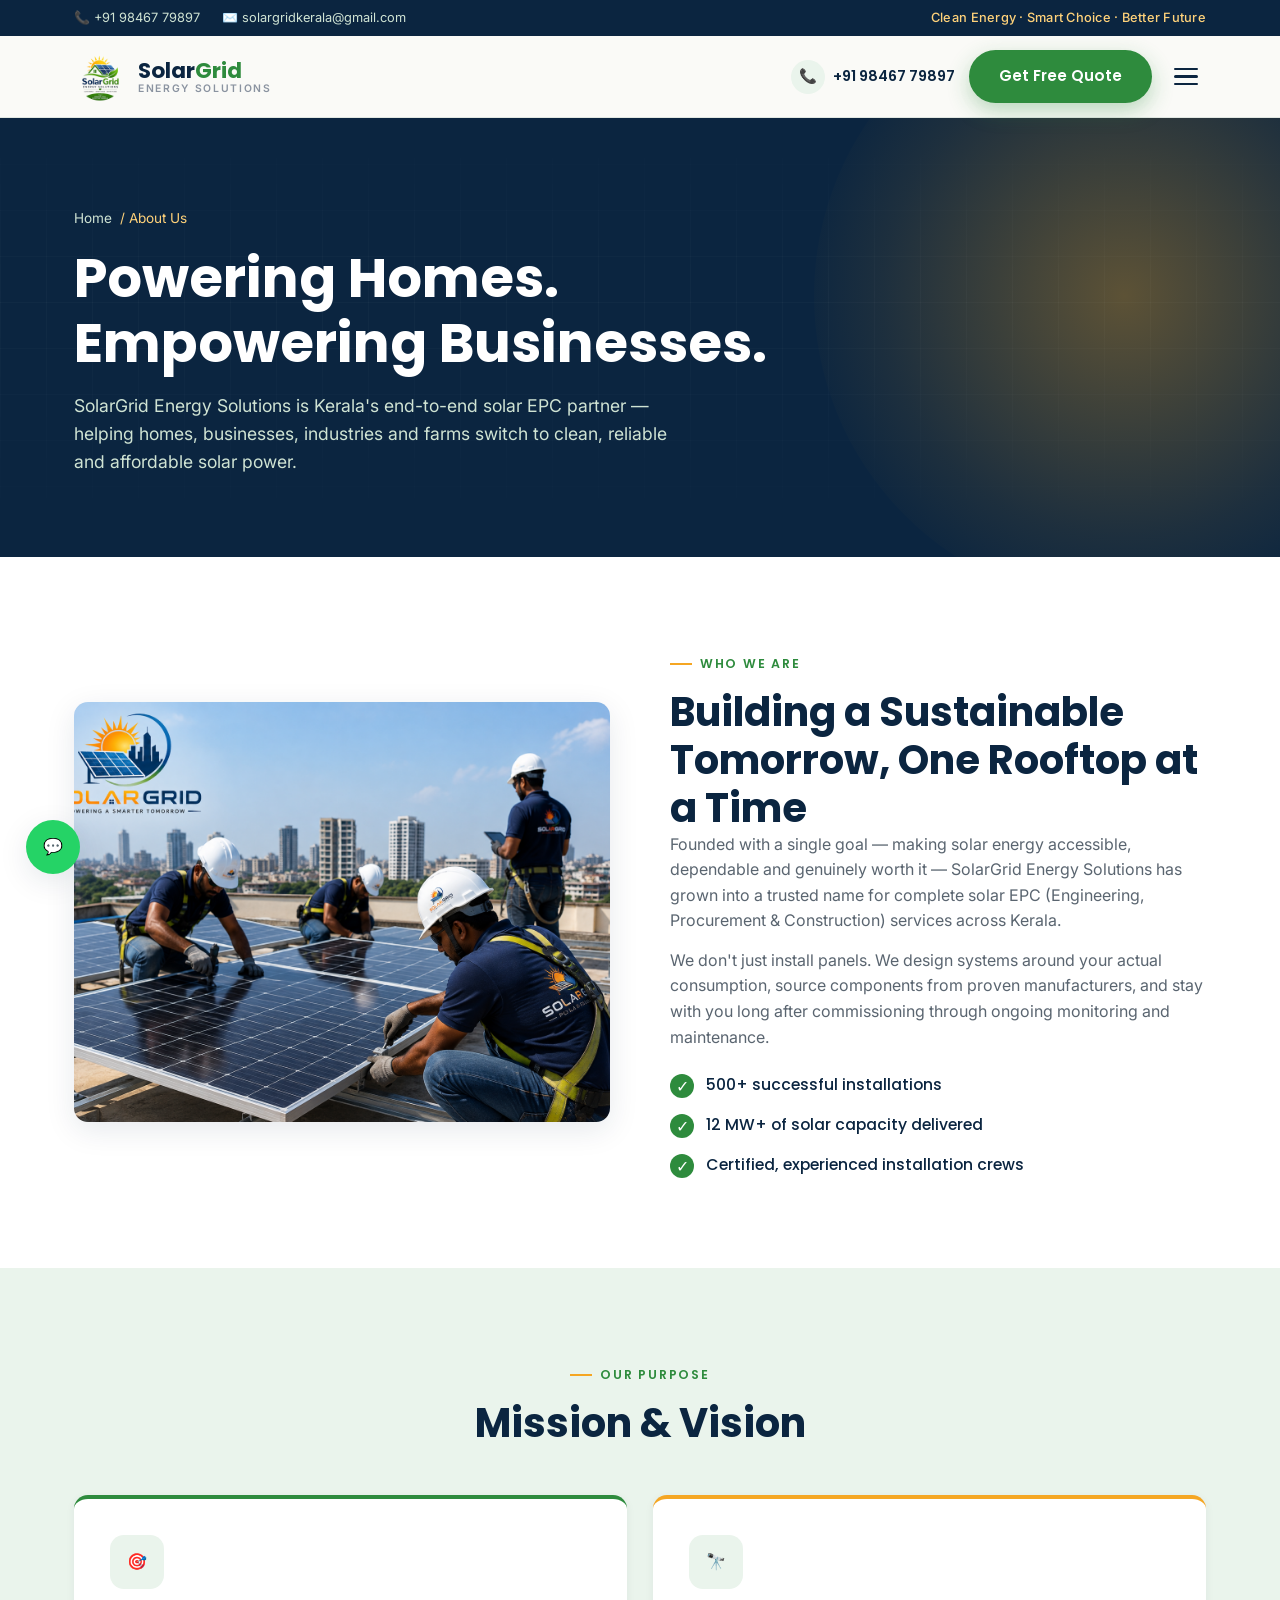
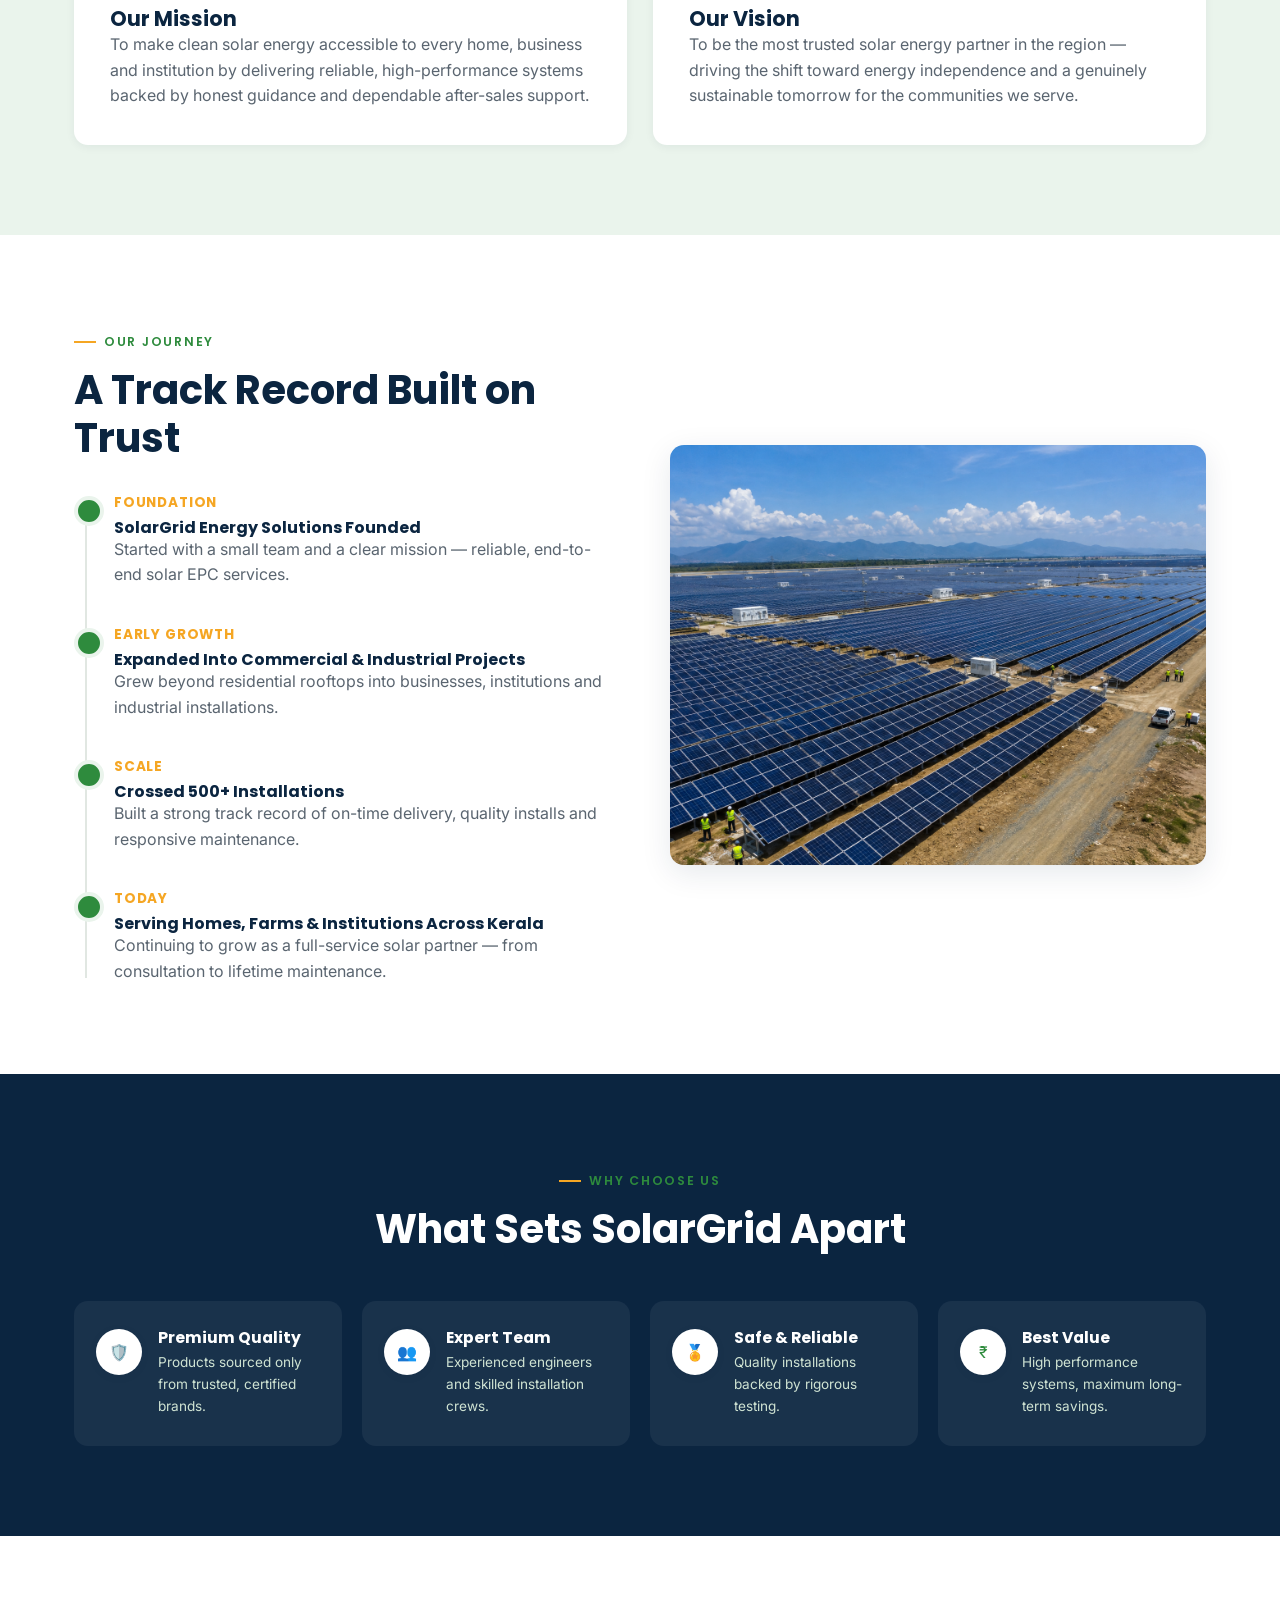
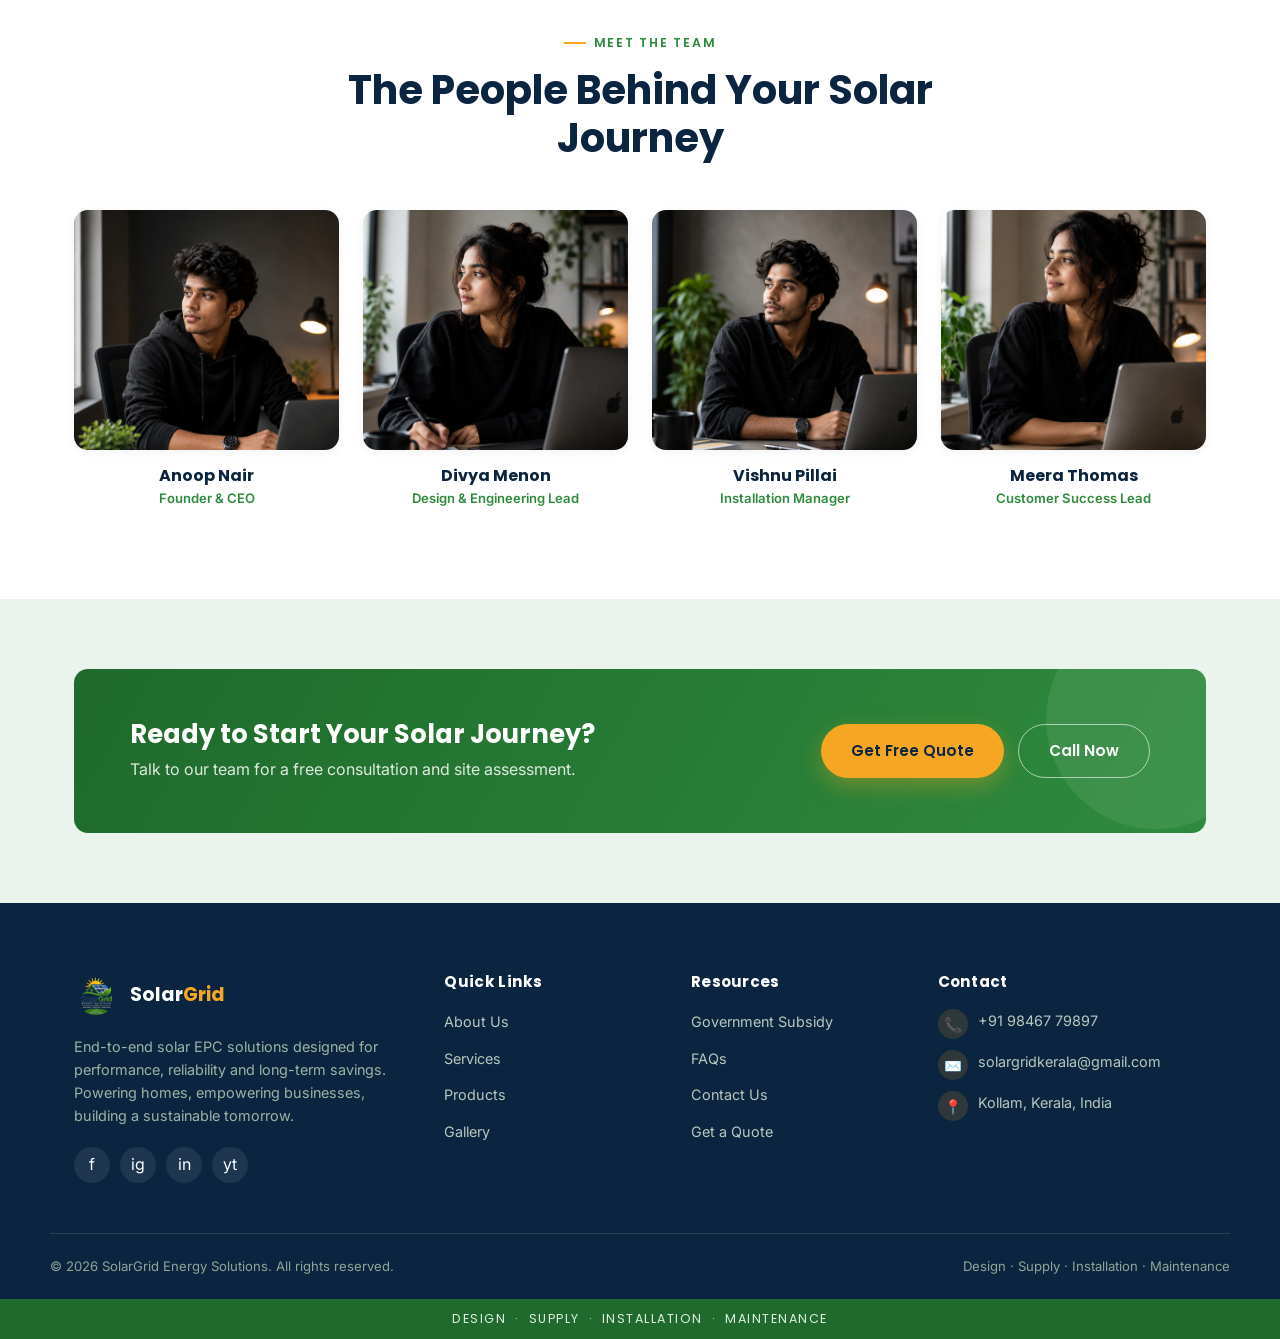
<file: about.html>
<!DOCTYPE html>
<html lang="en">
<head>
<meta charset="UTF-8">
<meta name="viewport" content="width=device-width, initial-scale=1.0">
<title>About Us | SolarGrid Energy Solutions</title>
<meta name="description" content="Learn about SolarGrid Energy Solutions — our mission, vision, journey and the team behind Kerala's trusted solar EPC partner.">
<link rel="preconnect" href="https://fonts.googleapis.com">
<link href="https://fonts.googleapis.com/css2?family=Poppins:wght@500;600;700;800&family=Inter:wght@400;500;600&display=swap" rel="stylesheet">
<link rel="stylesheet" href="styles.css">
</head>
<body>

<!-- ============ HEADER ============ -->
<header class="site-header">
  <div class="topbar">
    <div class="container">
      <div class="topbar-links">
        <a href="tel:+919846779897">📞 +91 98467 79897</a>
        <a href="mailto:solargridkerala@gmail.com">✉️ solargridkerala@gmail.com</a>
      </div>
      <div class="topbar-tag">Clean Energy · Smart Choice · Better Future</div>
    </div>
  </div>
  <nav class="navbar">
    <div class="container" style="display:flex; align-items:center; justify-content:space-between; width:100%;">
      <a href="index.html" class="brand">
        <img src="logo.png" alt="SolarGrid Energy Solutions logo">
        <div class="brand-text">
          <span class="name">Solar<span>Grid</span></span>
          <span class="tagline">ENERGY SOLUTIONS</span>
        </div>
      </a>
      <ul class="nav-links">
        <li><a href="index.html">Home</a></li>
        <li><a href="about.html">About Us</a></li>
        <li><a href="services.html">Services</a></li>
        <li><a href="products.html">Products</a></li>
        <li><a href="subsidy.html">Govt. Subsidy</a></li>
        <li><a href="gallery.html">Gallery</a></li>
        <li><a href="faqs.html">FAQs</a></li>
        <li><a href="contact.html">Contact Us</a></li>
      </ul>
      <div class="nav-cta">
        <a href="tel:+919846779897" class="nav-phone">
          <span class="icon-circle">📞</span>
          <span class="txt">+91 98467 79897</span>
        </a>
        <a href="contact.html" class="btn btn-primary">Get Free Quote</a>
        <button class="nav-toggle" aria-label="Toggle menu"><span></span><span></span><span></span></button>
      </div>
    </div>
  </nav>
</header>

<!-- ============ PAGE HERO ============ -->
<section class="page-hero">
  <div class="container">
    <div class="breadcrumb"><a href="index.html">Home</a> / About Us</div>
    <h1>Powering Homes. Empowering Businesses.</h1>
    <p class="lede">SolarGrid Energy Solutions is Kerala's end-to-end solar EPC partner — helping homes, businesses, industries and farms switch to clean, reliable and affordable solar power.</p>
  </div>
</section>

<!-- ============ INTRO SPLIT ============ -->
<section class="section bg-white">
  <div class="container feature-split">
    <div class="feature-media reveal">
      <img src="work.png" alt="SolarGrid installation team at work on a rooftop">
    </div>
    <div class="reveal">
      <span class="eyebrow">Who We Are</span>
      <h2>Building a Sustainable Tomorrow, One Rooftop at a Time</h2>
      <p>Founded with a single goal — making solar energy accessible, dependable and genuinely worth it — SolarGrid Energy Solutions has grown into a trusted name for complete solar EPC (Engineering, Procurement & Construction) services across Kerala.</p>
      <p style="margin-top:14px;">We don't just install panels. We design systems around your actual consumption, source components from proven manufacturers, and stay with you long after commissioning through ongoing monitoring and maintenance.</p>
      <ul class="check-list">
        <li><span class="check-ico">✓</span> 500+ successful installations</li>
        <li><span class="check-ico">✓</span> 12 MW+ of solar capacity delivered</li>
        <li><span class="check-ico">✓</span> Certified, experienced installation crews</li>
      </ul>
    </div>
  </div>
</section>

<!-- ============ MISSION / VISION ============ -->
<section class="section bg-mint">
  <div class="container">
    <div class="section-head center reveal">
      <span class="eyebrow" style="justify-content:center;">Our Purpose</span>
      <h2>Mission & Vision</h2>
    </div>
    <div class="mv-grid">
      <div class="mv-card reveal">
        <div class="mv-icon">🎯</div>
        <h3>Our Mission</h3>
        <p>To make clean solar energy accessible to every home, business and institution by delivering reliable, high-performance systems backed by honest guidance and dependable after-sales support.</p>
      </div>
      <div class="mv-card gold reveal">
        <div class="mv-icon">🔭</div>
        <h3>Our Vision</h3>
        <p>To be the most trusted solar energy partner in the region — driving the shift toward energy independence and a genuinely sustainable tomorrow for the communities we serve.</p>
      </div>
    </div>
  </div>
</section>

<!-- ============ JOURNEY / TIMELINE ============ -->
<section class="section bg-white">
  <div class="container feature-split reverse">
    <div class="reveal">
      <span class="eyebrow">Our Journey</span>
      <h2>A Track Record Built on Trust</h2>
      <div class="timeline" style="margin-top:30px;">
        <div class="timeline-item">
          <div class="t-year">FOUNDATION</div>
          <h4>SolarGrid Energy Solutions Founded</h4>
          <p>Started with a small team and a clear mission — reliable, end-to-end solar EPC services.</p>
        </div>
        <div class="timeline-item">
          <div class="t-year">EARLY GROWTH</div>
          <h4>Expanded Into Commercial & Industrial Projects</h4>
          <p>Grew beyond residential rooftops into businesses, institutions and industrial installations.</p>
        </div>
        <div class="timeline-item">
          <div class="t-year">SCALE</div>
          <h4>Crossed 500+ Installations</h4>
          <p>Built a strong track record of on-time delivery, quality installs and responsive maintenance.</p>
        </div>
        <div class="timeline-item">
          <div class="t-year">TODAY</div>
          <h4>Serving Homes, Farms & Institutions Across Kerala</h4>
          <p>Continuing to grow as a full-service solar partner — from consultation to lifetime maintenance.</p>
        </div>
      </div>
    </div>
    <div class="feature-media reveal">
      <img src="panel.png" alt="Large scale solar panel installation">
    </div>
  </div>
</section>

<!-- ============ WHY CHOOSE US ============ -->
<section class="section bg-navy">
  <div class="container">
    <div class="section-head center reveal">
      <span class="eyebrow" style="justify-content:center;">Why Choose Us</span>
      <h2>What Sets SolarGrid Apart</h2>
    </div>
    <div class="value-grid">
      <div class="value-card reveal" style="background:rgba(255,255,255,0.06);">
        <span class="v-icon">🛡️</span>
        <div><h4 style="color:#fff;">Premium Quality</h4><p>Products sourced only from trusted, certified brands.</p></div>
      </div>
      <div class="value-card reveal" style="background:rgba(255,255,255,0.06);">
        <span class="v-icon">👥</span>
        <div><h4 style="color:#fff;">Expert Team</h4><p>Experienced engineers and skilled installation crews.</p></div>
      </div>
      <div class="value-card reveal" style="background:rgba(255,255,255,0.06);">
        <span class="v-icon">🏅</span>
        <div><h4 style="color:#fff;">Safe & Reliable</h4><p>Quality installations backed by rigorous testing.</p></div>
      </div>
      <div class="value-card reveal" style="background:rgba(255,255,255,0.06);">
        <span class="v-icon">₹</span>
        <div><h4 style="color:#fff;">Best Value</h4><p>High performance systems, maximum long-term savings.</p></div>
      </div>
    </div>
  </div>
</section>

<!-- ============ TEAM ============ -->
<section class="section bg-white">
  <div class="container">
    <div class="section-head center reveal">
      <span class="eyebrow" style="justify-content:center;">Meet the Team</span>
      <h2>The People Behind Your Solar Journey</h2>
    </div>
    <div class="team-grid">
      <div class="team-card reveal">
        <div class="team-photo"><img src="team1.png" alt="Team member portrait"></div>
        <h4>Anoop Nair</h4>
        <div class="role">Founder & CEO</div>
      </div>
      <div class="team-card reveal">
        <div class="team-photo"><img src="team2.png" alt="Team member portrait"></div>
        <h4>Divya Menon</h4>
        <div class="role">Design & Engineering Lead</div>
      </div>
      <div class="team-card reveal">
        <div class="team-photo"><img src="team3.png" alt="Team member portrait"></div>
        <h4>Vishnu Pillai</h4>
        <div class="role">Installation Manager</div>
      </div>
      <div class="team-card reveal">
        <div class="team-photo"><img src="team4.png" alt="Team member portrait"></div>
        <h4>Meera Thomas</h4>
        <div class="role">Customer Success Lead</div>
      </div>
    </div>
  </div>
</section>

<!-- ============ CTA ============ -->
<section class="section bg-mint tight">
  <div class="container">
    <div class="cta-banner reveal">
      <div>
        <h3>Ready to Start Your Solar Journey?</h3>
        <p>Talk to our team for a free consultation and site assessment.</p>
      </div>
      <div class="cta-actions">
        <a href="contact.html" class="btn btn-gold">Get Free Quote</a>
        <a href="tel:+919846779897" class="btn btn-outline">Call Now</a>
      </div>
    </div>
  </div>
</section>

<!-- ============ FOOTER ============ -->
<footer class="site-footer">
  <div class="container footer-grid">
    <div>
      <a href="index.html" class="footer-brand">
        <img src="logo.png" alt="SolarGrid Energy Solutions logo">
        <span class="name">Solar<span>Grid</span></span>
      </a>
      <p>End-to-end solar EPC solutions designed for performance, reliability and long-term savings. Powering homes, empowering businesses, building a sustainable tomorrow.</p>
      <div class="social-row">
        <a href="#" aria-label="Facebook">f</a>
        <a href="#" aria-label="Instagram">ig</a>
        <a href="#" aria-label="LinkedIn">in</a>
        <a href="#" aria-label="YouTube">yt</a>
      </div>
    </div>
    <div class="footer-col">
      <h4>Quick Links</h4>
      <ul>
        <li><a href="about.html">About Us</a></li>
        <li><a href="services.html">Services</a></li>
        <li><a href="products.html">Products</a></li>
        <li><a href="gallery.html">Gallery</a></li>
      </ul>
    </div>
    <div class="footer-col">
      <h4>Resources</h4>
      <ul>
        <li><a href="subsidy.html">Government Subsidy</a></li>
        <li><a href="faqs.html">FAQs</a></li>
        <li><a href="contact.html">Contact Us</a></li>
        <li><a href="services.html">Get a Quote</a></li>
      </ul>
    </div>
    <div class="footer-col">
      <h4>Contact</h4>
      <ul class="footer-contact">
        <li><span class="icon-circle">📞</span> +91 98467 79897</li>
        <li><span class="icon-circle">✉️</span> solargridkerala@gmail.com</li>
        <li><span class="icon-circle">📍</span> Kollam, Kerala, India</li>
      </ul>
    </div>
  </div>
  <div class="container footer-bottom">
    <span>© 2026 SolarGrid Energy Solutions. All rights reserved.</span>
    <span>Design · Supply · Installation · Maintenance</span>
  </div>
  <div class="footer-strip">DESIGN &nbsp;·&nbsp; SUPPLY &nbsp;·&nbsp; INSTALLATION &nbsp;·&nbsp; MAINTENANCE</div>
</footer>

<a href="#" class="back-to-top" aria-label="Back to top">↑</a>
<a href="https://wa.me/919846779897" class="whatsapp-float" aria-label="Chat on WhatsApp" target="_blank">💬</a>

<script src="script.js"></script>
</body>
</html>
</file>
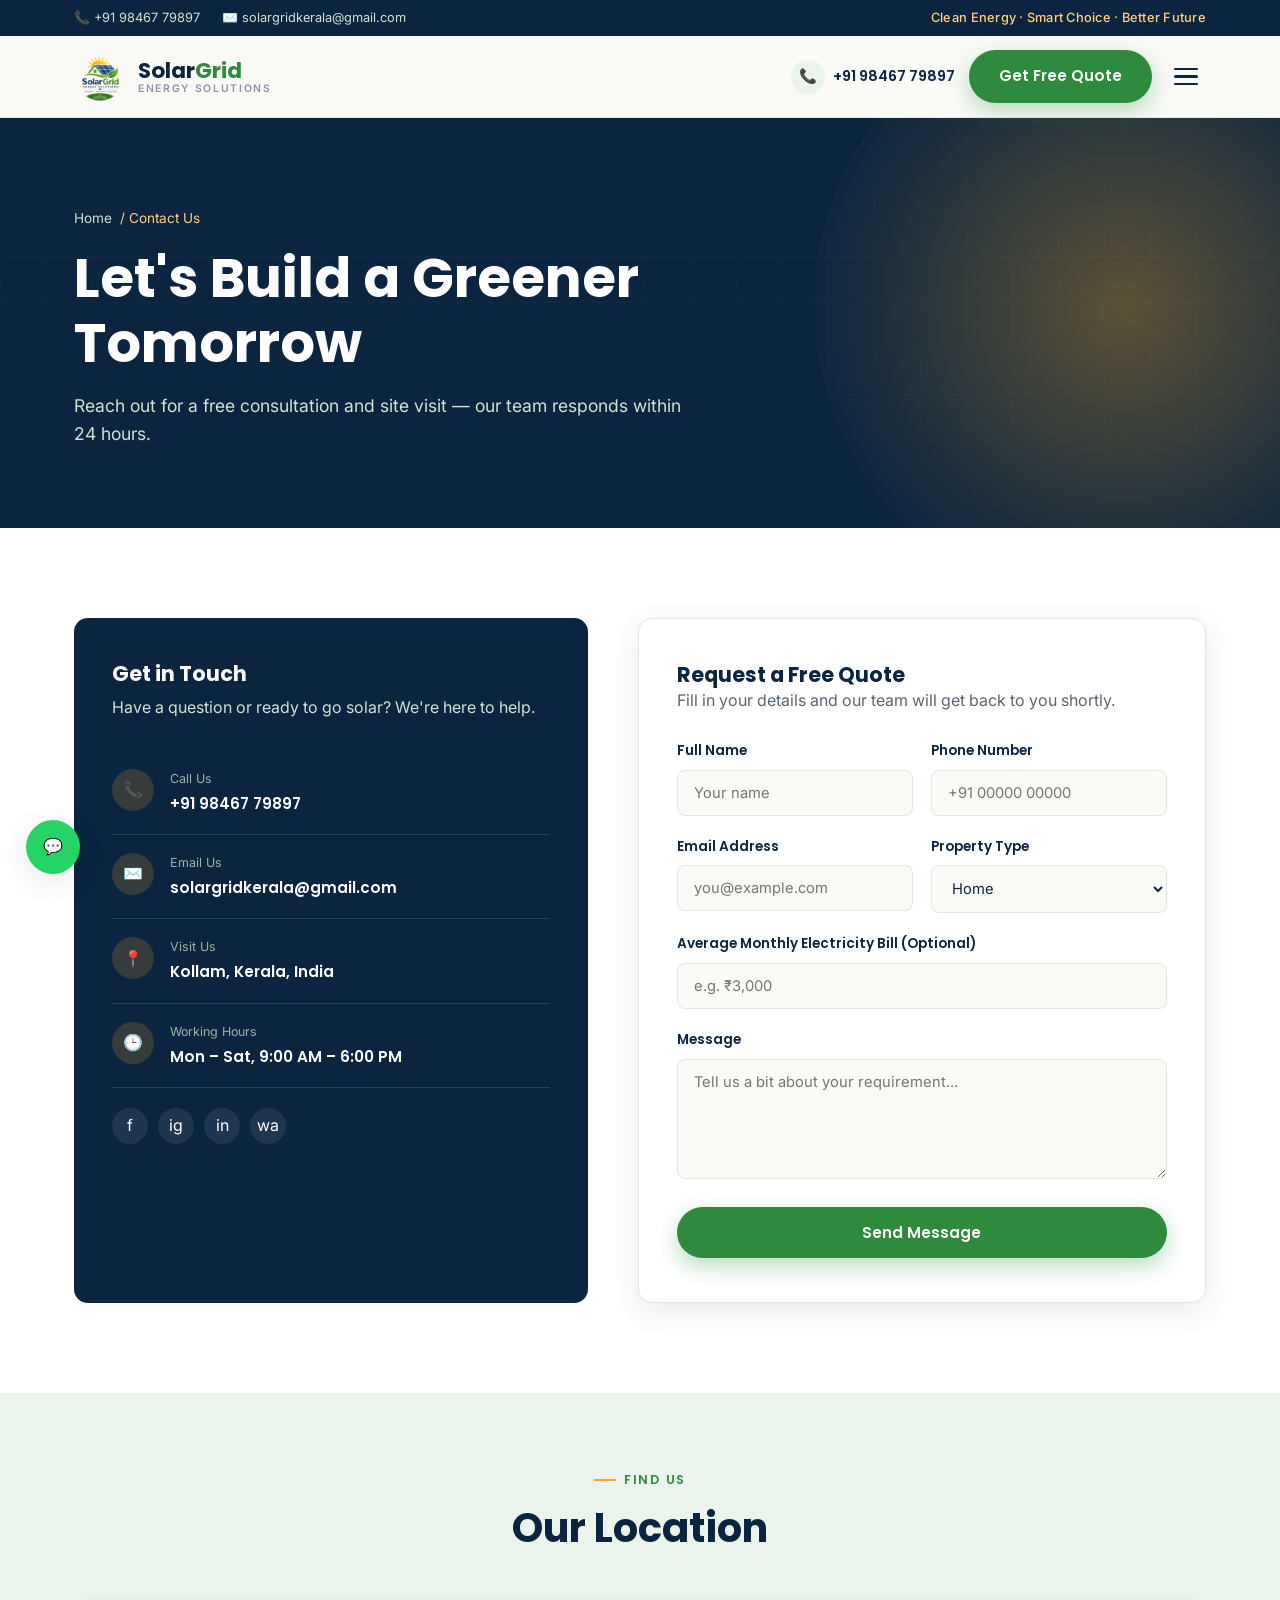
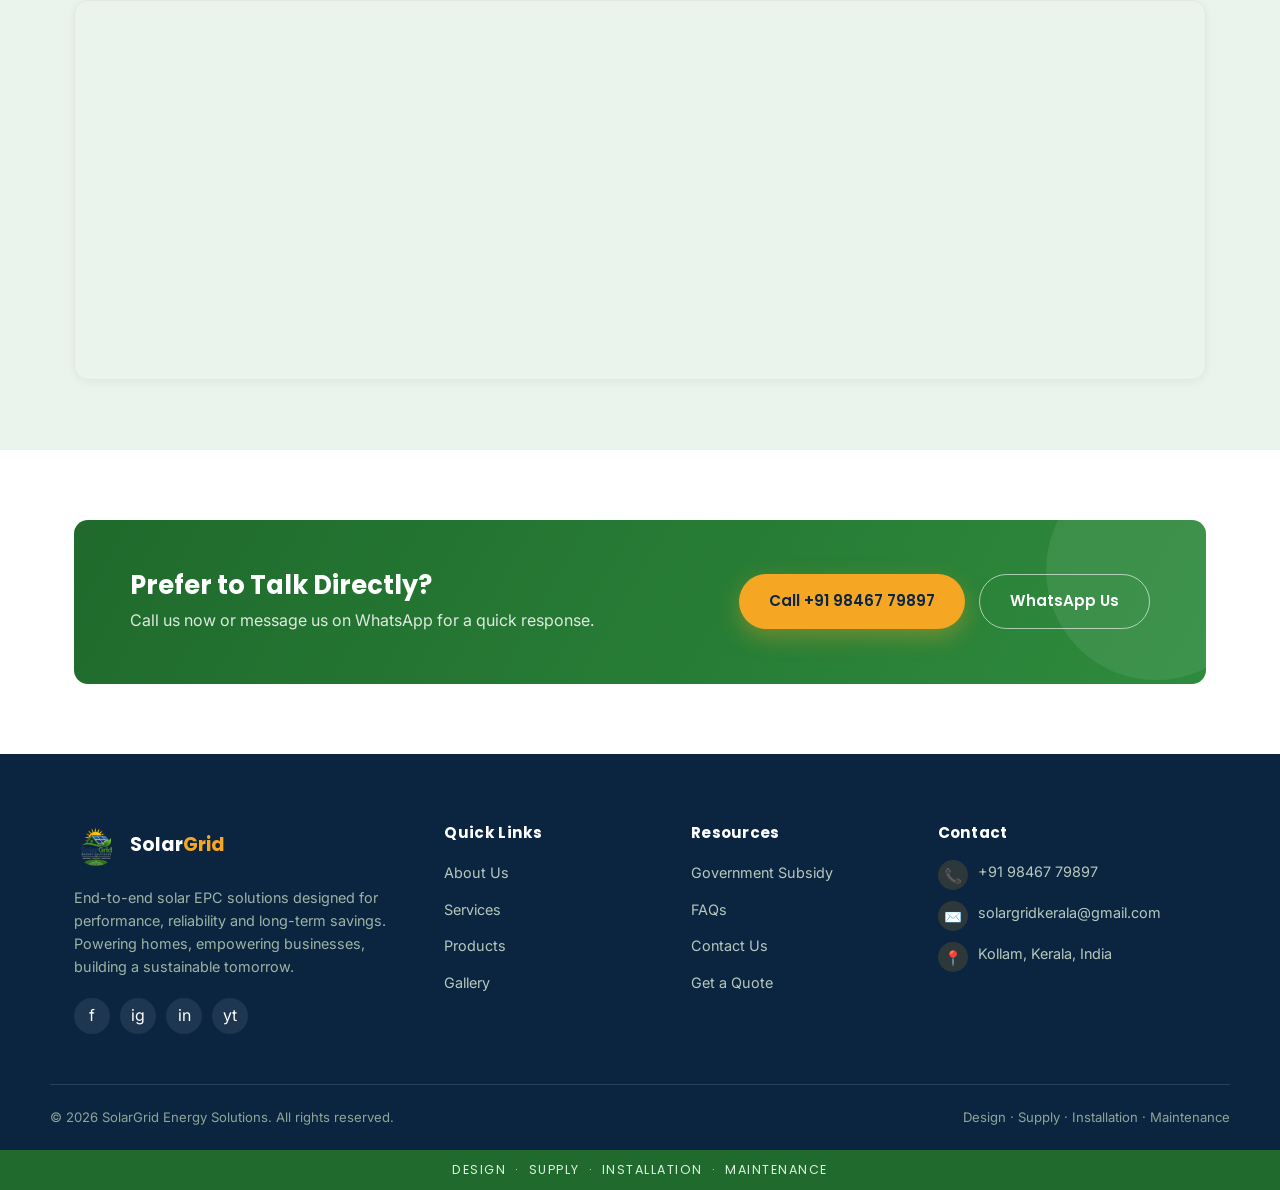
<file: contact.html>
<!DOCTYPE html>
<html lang="en">
<head>
<meta charset="UTF-8">
<meta name="viewport" content="width=device-width, initial-scale=1.0">
<title>Contact Us | SolarGrid Energy Solutions</title>
<meta name="description" content="Get in touch with SolarGrid Energy Solutions for a free consultation and site visit. Call, email or send us a message.">
<link rel="preconnect" href="https://fonts.googleapis.com">
<link href="https://fonts.googleapis.com/css2?family=Poppins:wght@500;600;700;800&family=Inter:wght@400;500;600&display=swap" rel="stylesheet">
<link rel="stylesheet" href="styles.css">
</head>
<body>

<!-- ============ HEADER ============ -->
<header class="site-header">
  <div class="topbar">
    <div class="container">
      <div class="topbar-links">
        <a href="tel:+919846779897">📞 +91 98467 79897</a>
        <a href="mailto:solargridkerala@gmail.com">✉️ solargridkerala@gmail.com</a>
      </div>
      <div class="topbar-tag">Clean Energy · Smart Choice · Better Future</div>
    </div>
  </div>
  <nav class="navbar">
    <div class="container" style="display:flex; align-items:center; justify-content:space-between; width:100%;">
      <a href="index.html" class="brand">
        <img src="logo.png" alt="SolarGrid Energy Solutions logo">
        <div class="brand-text">
          <span class="name">Solar<span>Grid</span></span>
          <span class="tagline">ENERGY SOLUTIONS</span>
        </div>
      </a>
      <ul class="nav-links">
        <li><a href="index.html">Home</a></li>
        <li><a href="about.html">About Us</a></li>
        <li><a href="services.html">Services</a></li>
        <li><a href="products.html">Products</a></li>
        <li><a href="subsidy.html">Govt. Subsidy</a></li>
        <li><a href="gallery.html">Gallery</a></li>
        <li><a href="faqs.html">FAQs</a></li>
        <li><a href="contact.html">Contact Us</a></li>
      </ul>
      <div class="nav-cta">
        <a href="tel:+919846779897" class="nav-phone">
          <span class="icon-circle">📞</span>
          <span class="txt">+91 98467 79897</span>
        </a>
        <a href="contact.html" class="btn btn-primary">Get Free Quote</a>
        <button class="nav-toggle" aria-label="Toggle menu"><span></span><span></span><span></span></button>
      </div>
    </div>
  </nav>
</header>

<!-- ============ PAGE HERO ============ -->
<section class="page-hero">
  <div class="container">
    <div class="breadcrumb"><a href="index.html">Home</a> / Contact Us</div>
    <h1>Let's Build a Greener Tomorrow</h1>
    <p class="lede">Reach out for a free consultation and site visit — our team responds within 24 hours.</p>
  </div>
</section>

<!-- ============ CONTACT SECTION ============ -->
<section class="section bg-white">
  <div class="container contact-grid">

    <div class="contact-info-card reveal">
      <h3>Get in Touch</h3>
      <p>Have a question or ready to go solar? We're here to help.</p>

      <div class="cinfo-item">
        <span class="icon-circle">📞</span>
        <div>
          <div class="ci-label">Call Us</div>
          <div class="ci-value">+91 98467 79897</div>
        </div>
      </div>
      <div class="cinfo-item">
        <span class="icon-circle">✉️</span>
        <div>
          <div class="ci-label">Email Us</div>
          <div class="ci-value">solargridkerala@gmail.com</div>
        </div>
      </div>
      <div class="cinfo-item">
        <span class="icon-circle">📍</span>
        <div>
          <div class="ci-label">Visit Us</div>
          <div class="ci-value">Kollam, Kerala, India</div>
        </div>
      </div>
      <div class="cinfo-item">
        <span class="icon-circle">🕒</span>
        <div>
          <div class="ci-label">Working Hours</div>
          <div class="ci-value">Mon – Sat, 9:00 AM – 6:00 PM</div>
        </div>
      </div>

      <div class="social-row">
        <a href="#" aria-label="Facebook">f</a>
        <a href="#" aria-label="Instagram">ig</a>
        <a href="#" aria-label="LinkedIn">in</a>
        <a href="https://wa.me/919846779897" aria-label="WhatsApp" target="_blank">wa</a>
      </div>
    </div>

    <div class="contact-form-card reveal">
      <h3>Request a Free Quote</h3>
      <p style="margin-bottom:26px;">Fill in your details and our team will get back to you shortly.</p>
      <form class="contact-form">
        <input type="hidden" name="access_key" value="YOUR_WEB3FORMS_ACCESS_KEY_HERE">
        <input type="hidden" name="subject" value="New Quote Request - SolarGrid Website">
        <input type="hidden" name="from_name" value="SolarGrid Website">
        <div class="form-row">
          <div class="form-group">
            <label for="name">Full Name</label>
            <input type="text" id="name" name="name" placeholder="Your name" required>
          </div>
          <div class="form-group">
            <label for="phone">Phone Number</label>
            <input type="tel" id="phone" name="phone" placeholder="+91 00000 00000" required>
          </div>
        </div>
        <div class="form-row">
          <div class="form-group">
            <label for="email">Email Address</label>
            <input type="email" id="email" name="email" placeholder="you@example.com" required>
          </div>
          <div class="form-group">
            <label for="propertyType">Property Type</label>
            <select id="propertyType" name="propertyType">
              <option value="home">Home</option>
              <option value="business">Business</option>
              <option value="industry">Industry</option>
              <option value="institution">Institution</option>
              <option value="farm">Farm / Rural</option>
            </select>
          </div>
        </div>
        <div class="form-group">
          <label for="bill">Average Monthly Electricity Bill (Optional)</label>
          <input type="text" id="bill" name="bill" placeholder="e.g. ₹3,000">
        </div>
        <div class="form-group">
          <label for="message">Message</label>
          <textarea id="message" name="message" placeholder="Tell us a bit about your requirement..."></textarea>
        </div>
        <button type="submit" class="btn btn-primary btn-block">Send Message</button>
        <p class="form-msg"></p>
      </form>
    </div>

  </div>
</section>

<!-- ============ MAP ============ -->
<section class="section bg-mint tight">
  <div class="container">
    <div class="section-head center reveal">
      <span class="eyebrow" style="justify-content:center;">Find Us</span>
      <h2>Our Location</h2>
    </div>
    <div class="map-wrap reveal">
      <iframe src="https://www.google.com/maps?q=Kollam,Kerala,India&output=embed" allowfullscreen="" loading="lazy" referrerpolicy="no-referrer-when-downgrade" title="SolarGrid Energy Solutions location map"></iframe>
    </div>
  </div>
</section>

<!-- ============ CTA ============ -->
<section class="section bg-white tight">
  <div class="container">
    <div class="cta-banner reveal">
      <div>
        <h3>Prefer to Talk Directly?</h3>
        <p>Call us now or message us on WhatsApp for a quick response.</p>
      </div>
      <div class="cta-actions">
        <a href="tel:+919846779897" class="btn btn-gold">Call +91 98467 79897</a>
        <a href="https://wa.me/919846779897" class="btn btn-outline" target="_blank">WhatsApp Us</a>
      </div>
    </div>
  </div>
</section>

<!-- ============ FOOTER ============ -->
<footer class="site-footer">
  <div class="container footer-grid">
    <div>
      <a href="index.html" class="footer-brand">
        <img src="logo.png" alt="SolarGrid Energy Solutions logo">
        <span class="name">Solar<span>Grid</span></span>
      </a>
      <p>End-to-end solar EPC solutions designed for performance, reliability and long-term savings. Powering homes, empowering businesses, building a sustainable tomorrow.</p>
      <div class="social-row">
        <a href="#" aria-label="Facebook">f</a>
        <a href="#" aria-label="Instagram">ig</a>
        <a href="#" aria-label="LinkedIn">in</a>
        <a href="#" aria-label="YouTube">yt</a>
      </div>
    </div>
    <div class="footer-col">
      <h4>Quick Links</h4>
      <ul>
        <li><a href="about.html">About Us</a></li>
        <li><a href="services.html">Services</a></li>
        <li><a href="products.html">Products</a></li>
        <li><a href="gallery.html">Gallery</a></li>
      </ul>
    </div>
    <div class="footer-col">
      <h4>Resources</h4>
      <ul>
        <li><a href="subsidy.html">Government Subsidy</a></li>
        <li><a href="faqs.html">FAQs</a></li>
        <li><a href="contact.html">Contact Us</a></li>
        <li><a href="services.html">Get a Quote</a></li>
      </ul>
    </div>
    <div class="footer-col">
      <h4>Contact</h4>
      <ul class="footer-contact">
        <li><span class="icon-circle">📞</span> +91 98467 79897</li>
        <li><span class="icon-circle">✉️</span> solargridkerala@gmail.com</li>
        <li><span class="icon-circle">📍</span> Kollam, Kerala, India</li>
      </ul>
    </div>
  </div>
  <div class="container footer-bottom">
    <span>© 2026 SolarGrid Energy Solutions. All rights reserved.</span>
    <span>Design · Supply · Installation · Maintenance</span>
  </div>
  <div class="footer-strip">DESIGN &nbsp;·&nbsp; SUPPLY &nbsp;·&nbsp; INSTALLATION &nbsp;·&nbsp; MAINTENANCE</div>
</footer>

<a href="#" class="back-to-top" aria-label="Back to top">↑</a>
<a href="https://wa.me/919846779897" class="whatsapp-float" aria-label="Chat on WhatsApp" target="_blank">💬</a>

<script src="script.js"></script>
</body>
</html>
</file>
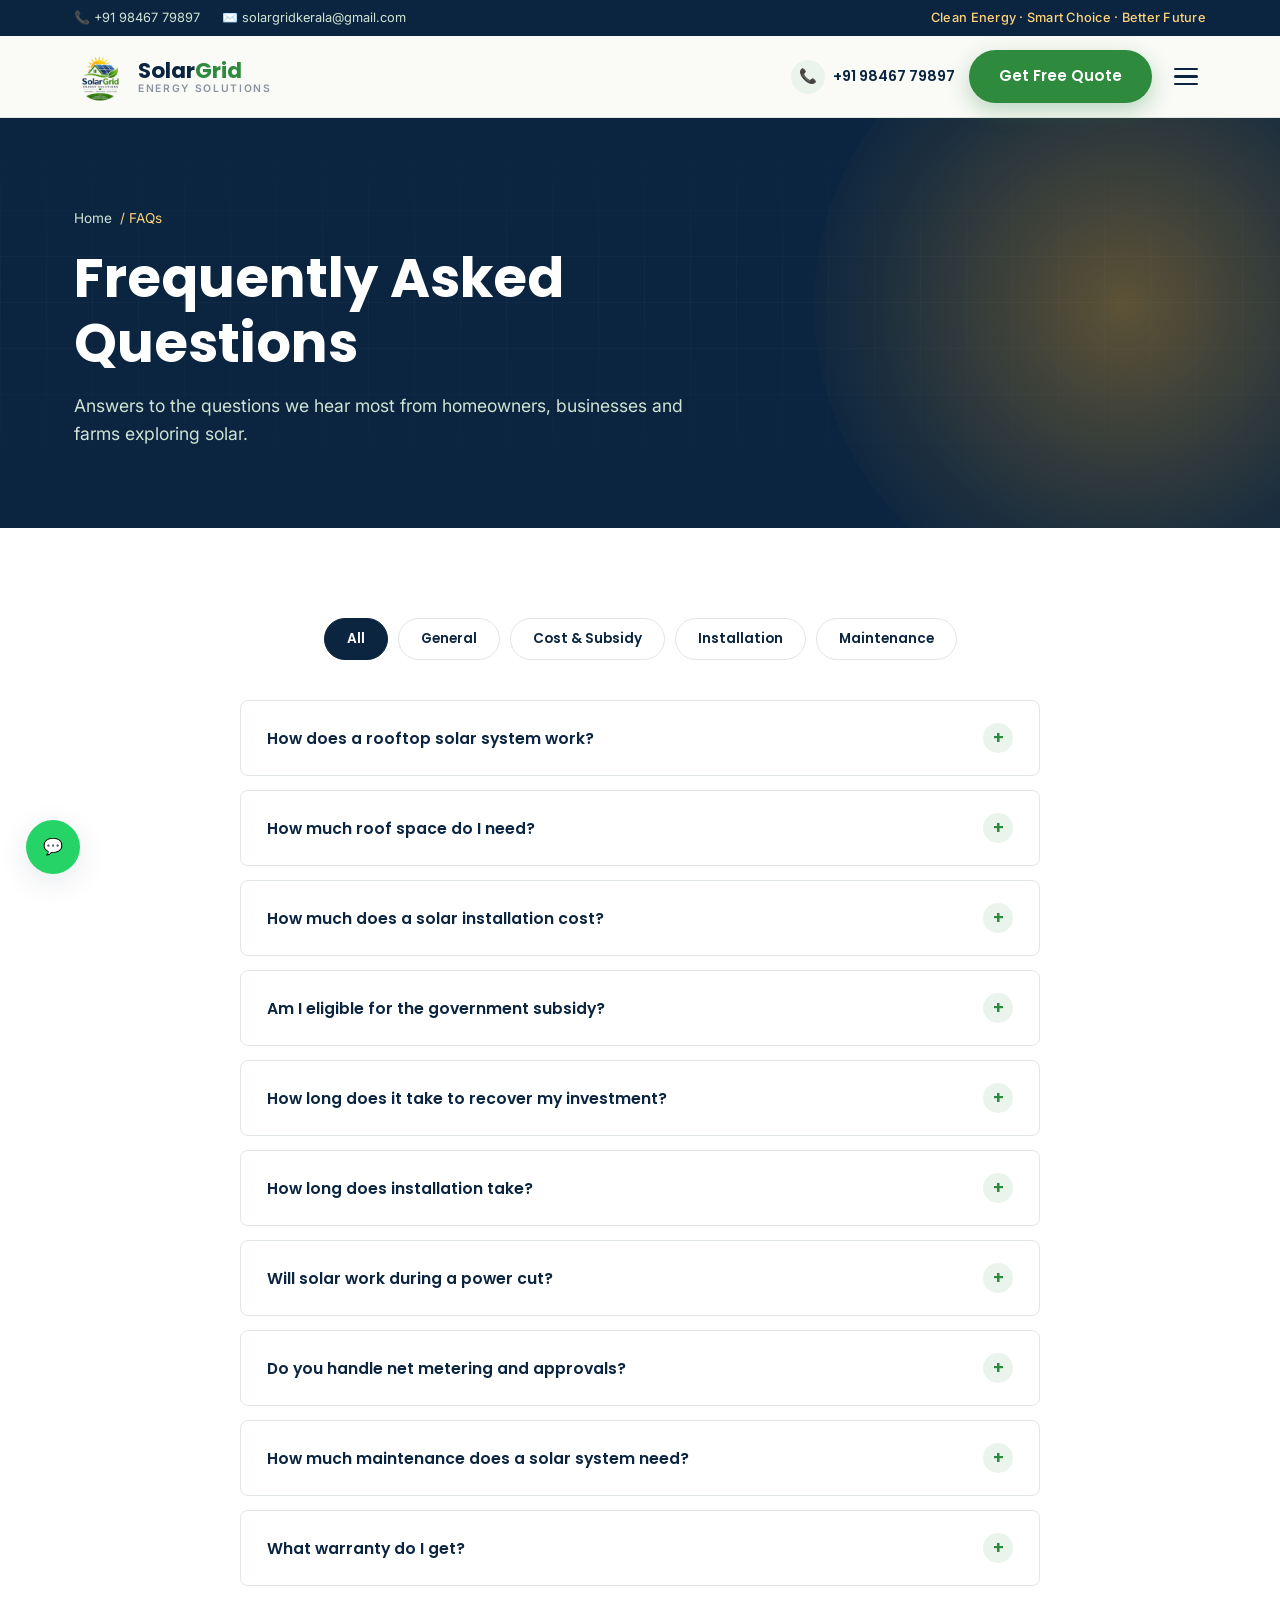
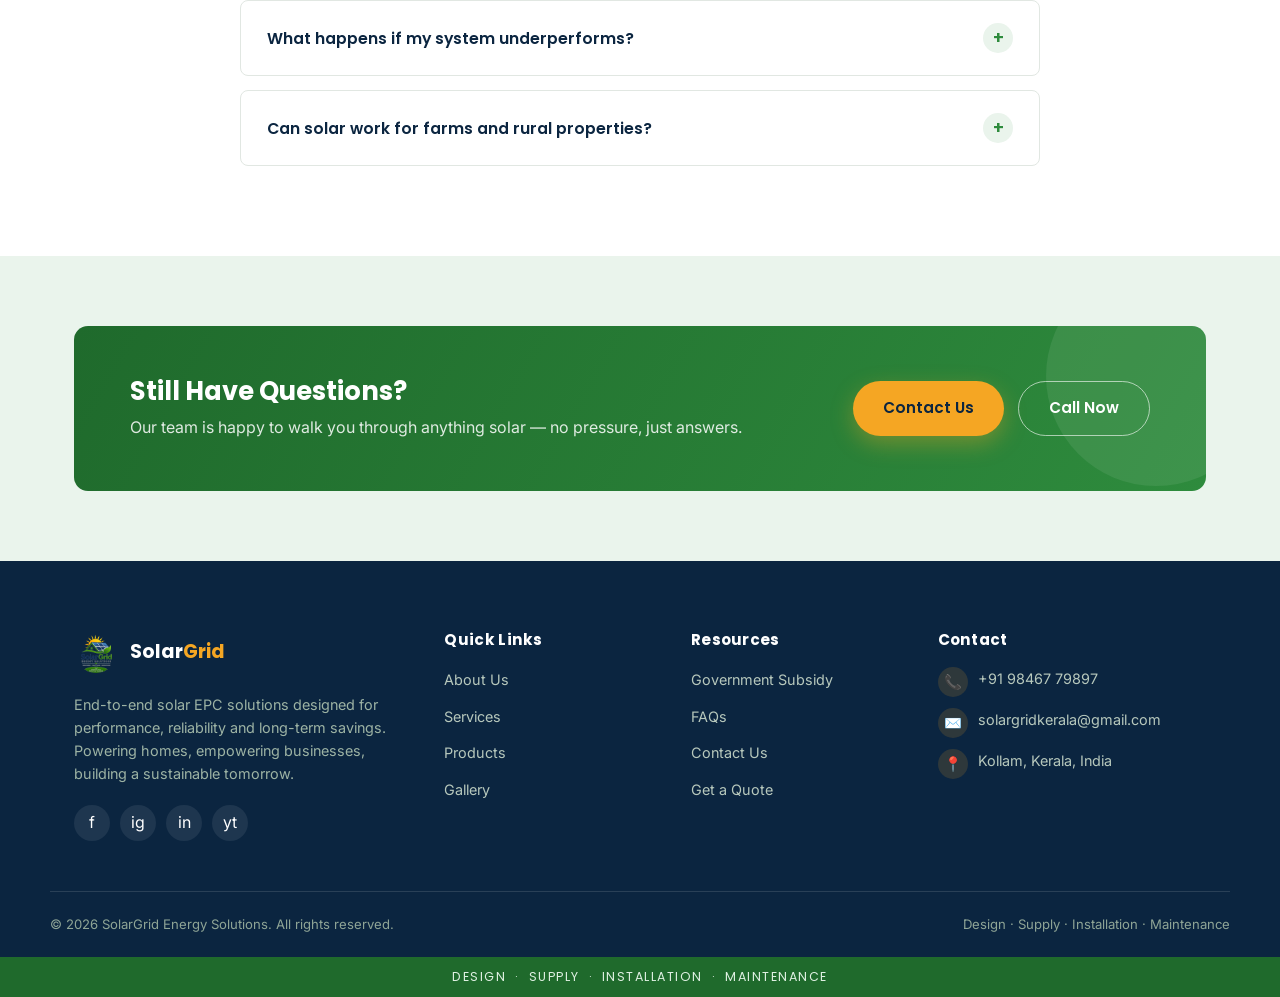
<file: faqs.html>
<!DOCTYPE html>
<html lang="en">
<head>
<meta charset="UTF-8">
<meta name="viewport" content="width=device-width, initial-scale=1.0">
<title>FAQs | SolarGrid Energy Solutions</title>
<meta name="description" content="Frequently asked questions about solar installation, costs, subsidy, maintenance and warranty at SolarGrid Energy Solutions.">
<link rel="preconnect" href="https://fonts.googleapis.com">
<link href="https://fonts.googleapis.com/css2?family=Poppins:wght@500;600;700;800&family=Inter:wght@400;500;600&display=swap" rel="stylesheet">
<link rel="stylesheet" href="styles.css">
</head>
<body>

<!-- ============ HEADER ============ -->
<header class="site-header">
  <div class="topbar">
    <div class="container">
      <div class="topbar-links">
        <a href="tel:+919846779897">📞 +91 98467 79897</a>
        <a href="mailto:solargridkerala@gmail.com">✉️ solargridkerala@gmail.com</a>
      </div>
      <div class="topbar-tag">Clean Energy · Smart Choice · Better Future</div>
    </div>
  </div>
  <nav class="navbar">
    <div class="container" style="display:flex; align-items:center; justify-content:space-between; width:100%;">
      <a href="index.html" class="brand">
        <img src="logo.png" alt="SolarGrid Energy Solutions logo">
        <div class="brand-text">
          <span class="name">Solar<span>Grid</span></span>
          <span class="tagline">ENERGY SOLUTIONS</span>
        </div>
      </a>
      <ul class="nav-links">
        <li><a href="index.html">Home</a></li>
        <li><a href="about.html">About Us</a></li>
        <li><a href="services.html">Services</a></li>
        <li><a href="products.html">Products</a></li>
        <li><a href="subsidy.html">Govt. Subsidy</a></li>
        <li><a href="gallery.html">Gallery</a></li>
        <li><a href="faqs.html">FAQs</a></li>
        <li><a href="contact.html">Contact Us</a></li>
      </ul>
      <div class="nav-cta">
        <a href="tel:+919846779897" class="nav-phone">
          <span class="icon-circle">📞</span>
          <span class="txt">+91 98467 79897</span>
        </a>
        <a href="contact.html" class="btn btn-primary">Get Free Quote</a>
        <button class="nav-toggle" aria-label="Toggle menu"><span></span><span></span><span></span></button>
      </div>
    </div>
  </nav>
</header>

<!-- ============ PAGE HERO ============ -->
<section class="page-hero">
  <div class="container">
    <div class="breadcrumb"><a href="index.html">Home</a> / FAQs</div>
    <h1>Frequently Asked Questions</h1>
    <p class="lede">Answers to the questions we hear most from homeowners, businesses and farms exploring solar.</p>
  </div>
</section>

<!-- ============ FAQ LIST ============ -->
<section class="section bg-white">
  <div class="container">

    <div class="faq-cats reveal">
      <button class="filter-btn active" data-cat="all">All</button>
      <button class="filter-btn" data-cat="general">General</button>
      <button class="filter-btn" data-cat="cost">Cost & Subsidy</button>
      <button class="filter-btn" data-cat="installation">Installation</button>
      <button class="filter-btn" data-cat="maintenance">Maintenance</button>
    </div>

    <div class="faq-list reveal">

      <div class="faq-item" data-cat="general">
        <button class="faq-question"><span>How does a rooftop solar system work?</span><span class="f-plus">+</span></button>
        <div class="faq-answer"><div class="faq-answer-inner"><p>Solar panels convert sunlight into DC electricity, which an inverter converts to AC power usable in your home or business. Any excess power can be exported to the grid through net metering, and you draw from the grid when your system isn't generating enough — like at night.</p></div></div>
      </div>

      <div class="faq-item" data-cat="general">
        <button class="faq-question"><span>How much roof space do I need?</span><span class="f-plus">+</span></button>
        <div class="faq-answer"><div class="faq-answer-inner"><p>As a rough guide, 1 kW of solar capacity needs about 80–100 sq. ft. of shadow-free roof area. Our team conducts a free site visit to assess your exact roof space and recommend the ideal system size.</p></div></div>
      </div>

      <div class="faq-item" data-cat="cost">
        <button class="faq-question"><span>How much does a solar installation cost?</span><span class="f-plus">+</span></button>
        <div class="faq-answer"><div class="faq-answer-inner"><p>Cost depends on system size, component quality and site complexity. After the government subsidy is applied, net costs for residential systems typically become significantly more affordable. Request a free quote for an accurate, itemized estimate.</p></div></div>
      </div>

      <div class="faq-item" data-cat="cost">
        <button class="faq-question"><span>Am I eligible for the government subsidy?</span><span class="f-plus">+</span></button>
        <div class="faq-answer"><div class="faq-answer-inner"><p>Most grid-connected residential rooftop systems are eligible, subject to current government guidelines. Our team checks your eligibility, handles portal registration, and manages the entire application on your behalf. Visit our Government Subsidy page for current slabs.</p></div></div>
      </div>

      <div class="faq-item" data-cat="cost">
        <button class="faq-question"><span>How long does it take to recover my investment?</span><span class="f-plus">+</span></button>
        <div class="faq-answer"><div class="faq-answer-inner"><p>Payback periods vary with system size, subsidy amount and your electricity usage, but most residential systems pay for themselves well within the product's operational lifetime — after which the electricity generated is essentially free.</p></div></div>
      </div>

      <div class="faq-item" data-cat="installation">
        <button class="faq-question"><span>How long does installation take?</span><span class="f-plus">+</span></button>
        <div class="faq-answer"><div class="faq-answer-inner"><p>Most residential installations are completed within a few days once materials are on-site, following approval and design finalization. Larger commercial or industrial projects take longer depending on scale and complexity.</p></div></div>
      </div>

      <div class="faq-item" data-cat="installation">
        <button class="faq-question"><span>Will solar work during a power cut?</span><span class="f-plus">+</span></button>
        <div class="faq-answer"><div class="faq-answer-inner"><p>Standard grid-tied systems shut down during outages for safety. If backup during outages matters to you, we can design a hybrid system with battery storage that keeps essential loads running.</p></div></div>
      </div>

      <div class="faq-item" data-cat="installation">
        <button class="faq-question"><span>Do you handle net metering and approvals?</span><span class="f-plus">+</span></button>
        <div class="faq-answer"><div class="faq-answer-inner"><p>Yes — we manage the full process, including utility approvals, net metering application, and coordination with the electricity board, so you don't have to navigate the paperwork yourself.</p></div></div>
      </div>

      <div class="faq-item" data-cat="maintenance">
        <button class="faq-question"><span>How much maintenance does a solar system need?</span><span class="f-plus">+</span></button>
        <div class="faq-answer"><div class="faq-answer-inner"><p>Solar systems are low-maintenance. Periodic panel cleaning and an annual inspection are usually enough to keep performance optimal. We offer AMC plans that cover scheduled cleaning, inspection and priority support.</p></div></div>
      </div>

      <div class="faq-item" data-cat="maintenance">
        <button class="faq-question"><span>What warranty do I get?</span><span class="f-plus">+</span></button>
        <div class="faq-answer"><div class="faq-answer-inner"><p>Panels typically come with long-term performance warranties from manufacturers, while inverters carry separate product warranties. We also offer extended service support plans — full details are shared with your project proposal.</p></div></div>
      </div>

      <div class="faq-item" data-cat="maintenance">
        <button class="faq-question"><span>What happens if my system underperforms?</span><span class="f-plus">+</span></button>
        <div class="faq-answer"><div class="faq-answer-inner"><p>Our performance monitoring service flags underperformance early. If an issue is detected, our maintenance team investigates and resolves it — covered under warranty where applicable.</p></div></div>
      </div>

      <div class="faq-item" data-cat="general">
        <button class="faq-question"><span>Can solar work for farms and rural properties?</span><span class="f-plus">+</span></button>
        <div class="faq-answer"><div class="faq-answer-inner"><p>Absolutely. We design systems for agricultural use including solar-powered irrigation pumps and off-grid setups for areas with limited grid access, tailored to farm-specific power needs.</p></div></div>
      </div>

    </div>
  </div>
</section>

<!-- ============ CTA ============ -->
<section class="section bg-mint tight">
  <div class="container">
    <div class="cta-banner reveal">
      <div>
        <h3>Still Have Questions?</h3>
        <p>Our team is happy to walk you through anything solar — no pressure, just answers.</p>
      </div>
      <div class="cta-actions">
        <a href="contact.html" class="btn btn-gold">Contact Us</a>
        <a href="tel:+919846779897" class="btn btn-outline">Call Now</a>
      </div>
    </div>
  </div>
</section>

<!-- ============ FOOTER ============ -->
<footer class="site-footer">
  <div class="container footer-grid">
    <div>
      <a href="index.html" class="footer-brand">
        <img src="logo.png" alt="SolarGrid Energy Solutions logo">
        <span class="name">Solar<span>Grid</span></span>
      </a>
      <p>End-to-end solar EPC solutions designed for performance, reliability and long-term savings. Powering homes, empowering businesses, building a sustainable tomorrow.</p>
      <div class="social-row">
        <a href="#" aria-label="Facebook">f</a>
        <a href="#" aria-label="Instagram">ig</a>
        <a href="#" aria-label="LinkedIn">in</a>
        <a href="#" aria-label="YouTube">yt</a>
      </div>
    </div>
    <div class="footer-col">
      <h4>Quick Links</h4>
      <ul>
        <li><a href="about.html">About Us</a></li>
        <li><a href="services.html">Services</a></li>
        <li><a href="products.html">Products</a></li>
        <li><a href="gallery.html">Gallery</a></li>
      </ul>
    </div>
    <div class="footer-col">
      <h4>Resources</h4>
      <ul>
        <li><a href="subsidy.html">Government Subsidy</a></li>
        <li><a href="faqs.html">FAQs</a></li>
        <li><a href="contact.html">Contact Us</a></li>
        <li><a href="services.html">Get a Quote</a></li>
      </ul>
    </div>
    <div class="footer-col">
      <h4>Contact</h4>
      <ul class="footer-contact">
        <li><span class="icon-circle">📞</span> +91 98467 79897</li>
        <li><span class="icon-circle">✉️</span> solargridkerala@gmail.com</li>
        <li><span class="icon-circle">📍</span> Kollam, Kerala, India</li>
      </ul>
    </div>
  </div>
  <div class="container footer-bottom">
    <span>© 2026 SolarGrid Energy Solutions. All rights reserved.</span>
    <span>Design · Supply · Installation · Maintenance</span>
  </div>
  <div class="footer-strip">DESIGN &nbsp;·&nbsp; SUPPLY &nbsp;·&nbsp; INSTALLATION &nbsp;·&nbsp; MAINTENANCE</div>
</footer>

<a href="#" class="back-to-top" aria-label="Back to top">↑</a>
<a href="https://wa.me/919846779897" class="whatsapp-float" aria-label="Chat on WhatsApp" target="_blank">💬</a>

<script src="script.js"></script>
</body>
</html>
</file>
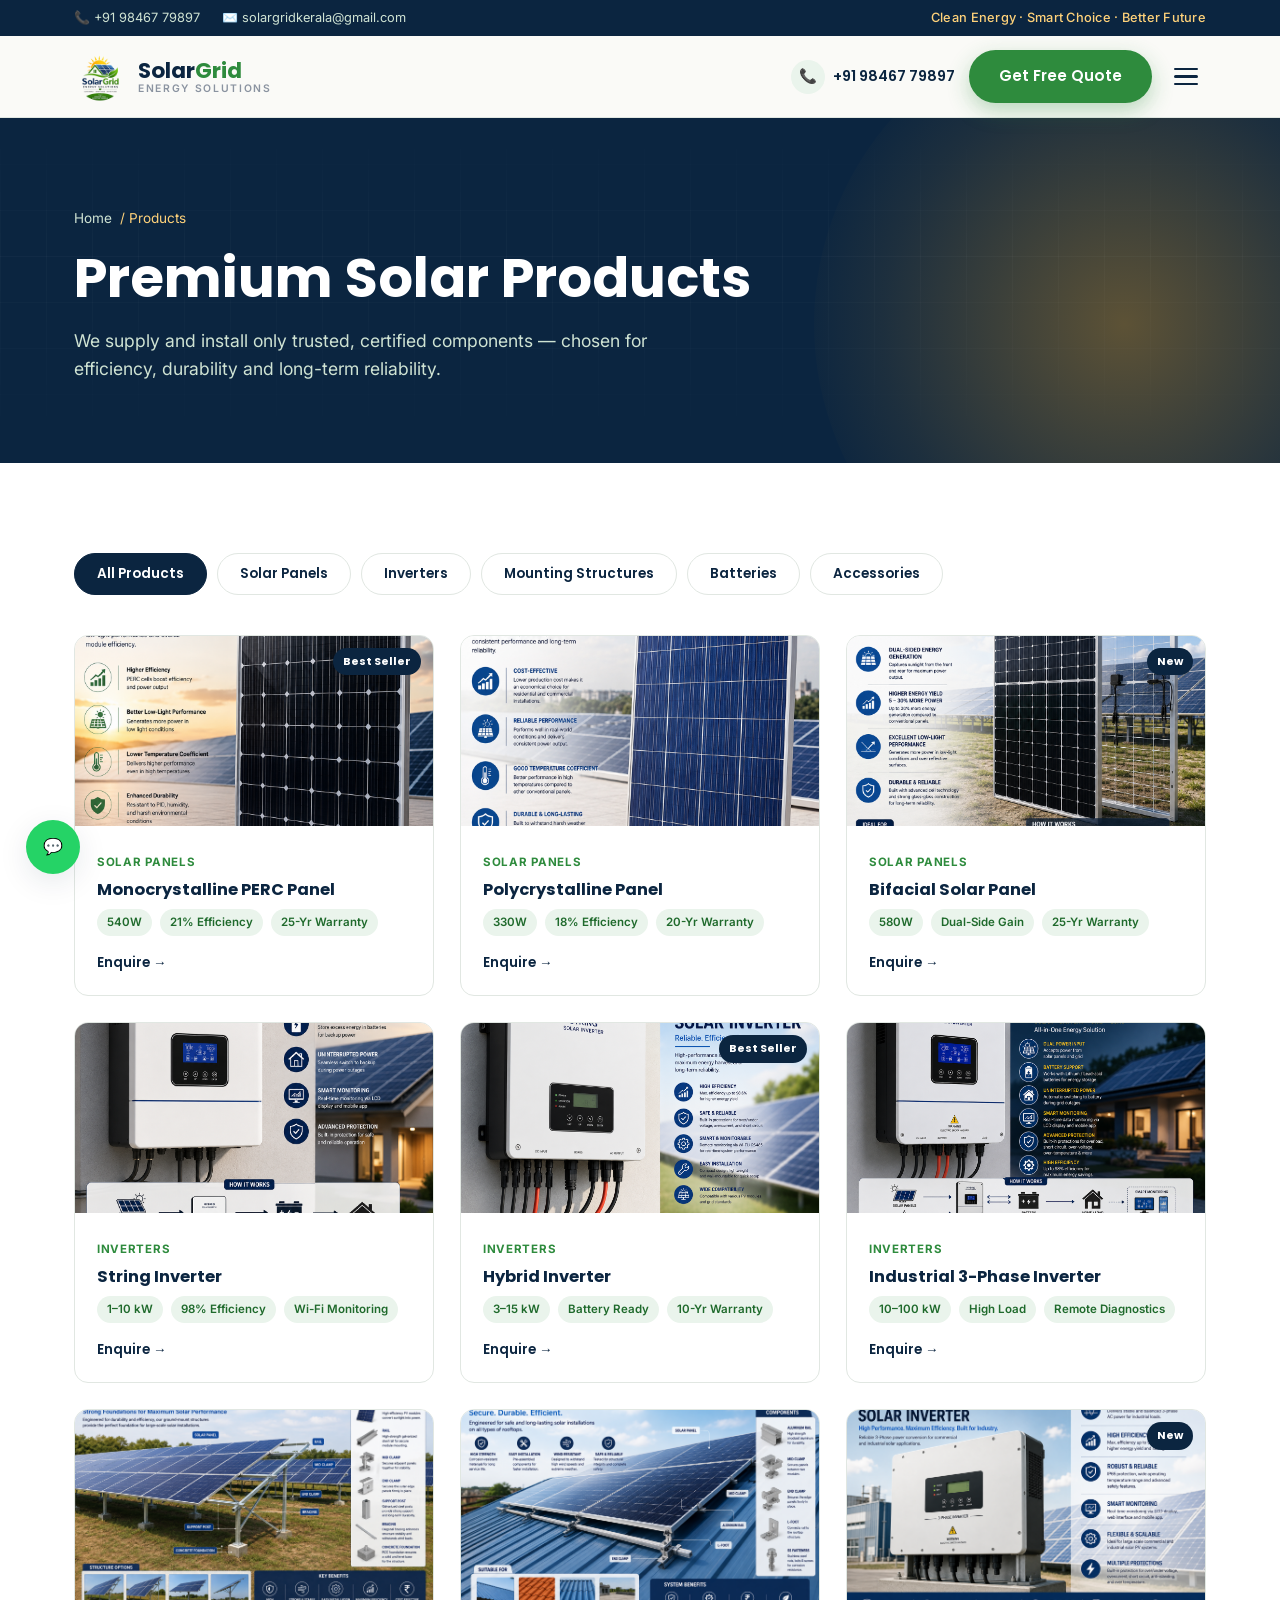
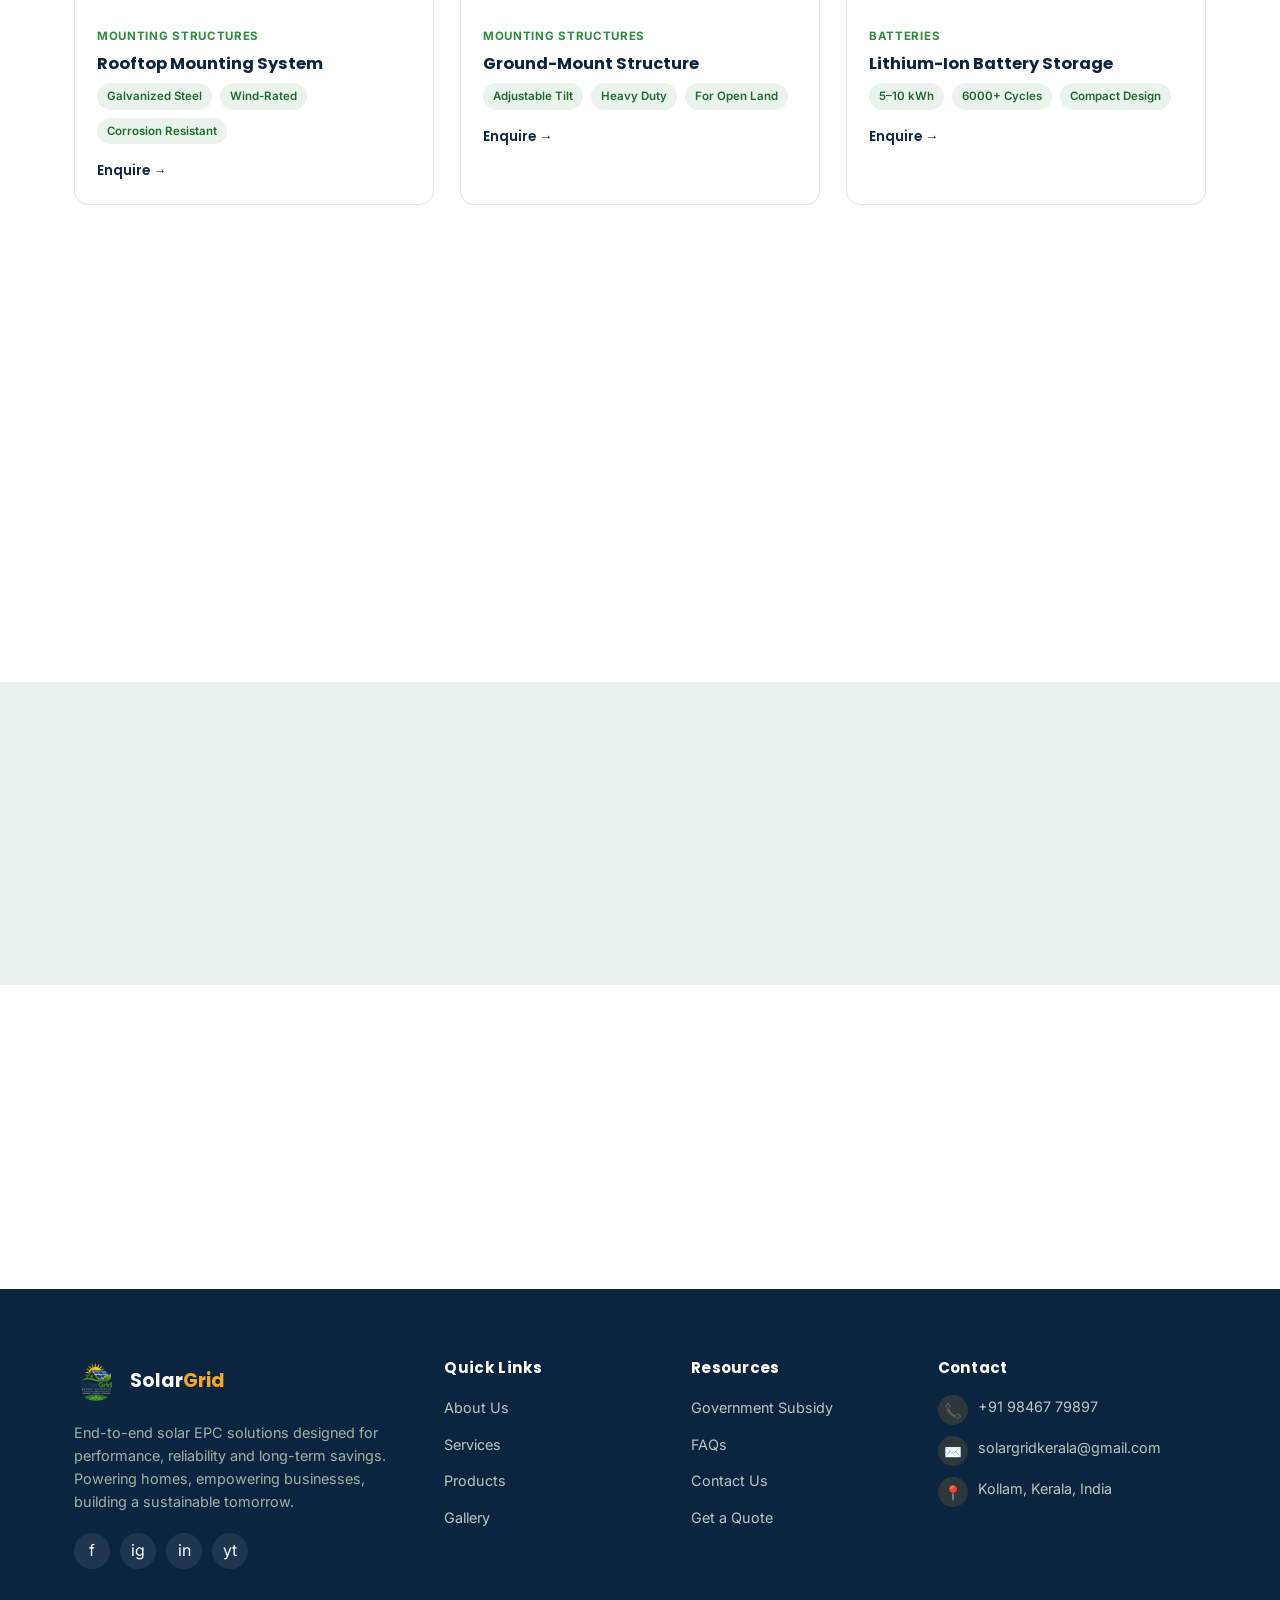
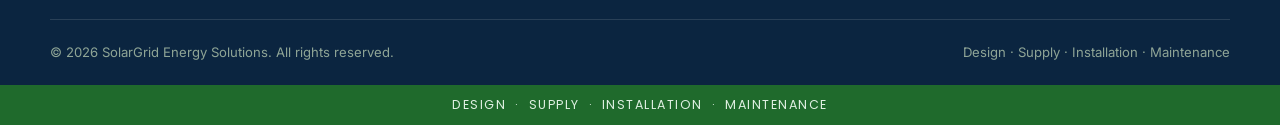
<file: products.html>
<!DOCTYPE html>
<html lang="en">
<head>
<meta charset="UTF-8">
<meta name="viewport" content="width=device-width, initial-scale=1.0">
<title>Products | SolarGrid Energy Solutions</title>
<meta name="description" content="Explore our range of premium solar panels, inverters, mounting structures and batteries for residential, commercial and industrial systems.">
<link rel="preconnect" href="https://fonts.googleapis.com">
<link href="https://fonts.googleapis.com/css2?family=Poppins:wght@500;600;700;800&family=Inter:wght@400;500;600&display=swap" rel="stylesheet">
<link rel="stylesheet" href="styles.css">
</head>
<body>

<!-- ============ HEADER ============ -->
<header class="site-header">
  <div class="topbar">
    <div class="container">
      <div class="topbar-links">
        <a href="tel:+919846779897">📞 +91 98467 79897</a>
        <a href="mailto:solargridkerala@gmail.com">✉️ solargridkerala@gmail.com</a>
      </div>
      <div class="topbar-tag">Clean Energy · Smart Choice · Better Future</div>
    </div>
  </div>
  <nav class="navbar">
    <div class="container" style="display:flex; align-items:center; justify-content:space-between; width:100%;">
      <a href="index.html" class="brand">
        <img src="logo.png" alt="SolarGrid Energy Solutions logo">
        <div class="brand-text">
          <span class="name">Solar<span>Grid</span></span>
          <span class="tagline">ENERGY SOLUTIONS</span>
        </div>
      </a>
      <ul class="nav-links">
        <li><a href="index.html">Home</a></li>
        <li><a href="about.html">About Us</a></li>
        <li><a href="services.html">Services</a></li>
        <li><a href="products.html">Products</a></li>
        <li><a href="subsidy.html">Govt. Subsidy</a></li>
        <li><a href="gallery.html">Gallery</a></li>
        <li><a href="faqs.html">FAQs</a></li>
        <li><a href="contact.html">Contact Us</a></li>
      </ul>
      <div class="nav-cta">
        <a href="tel:+919846779897" class="nav-phone">
          <span class="icon-circle">📞</span>
          <span class="txt">+91 98467 79897</span>
        </a>
        <a href="contact.html" class="btn btn-primary">Get Free Quote</a>
        <button class="nav-toggle" aria-label="Toggle menu"><span></span><span></span><span></span></button>
      </div>
    </div>
  </nav>
</header>

<!-- ============ PAGE HERO ============ -->
<section class="page-hero">
  <div class="container">
    <div class="breadcrumb"><a href="index.html">Home</a> / Products</div>
    <h1>Premium Solar Products</h1>
    <p class="lede">We supply and install only trusted, certified components — chosen for efficiency, durability and long-term reliability.</p>
  </div>
</section>

<!-- ============ PRODUCT GRID ============ -->
<section class="section bg-white">
  <div class="container">
    <div class="filter-bar product-filter-bar reveal">
      <button class="filter-btn active" data-cat="all">All Products</button>
      <button class="filter-btn" data-cat="panels">Solar Panels</button>
      <button class="filter-btn" data-cat="inverters">Inverters</button>
      <button class="filter-btn" data-cat="structures">Mounting Structures</button>
      <button class="filter-btn" data-cat="batteries">Batteries</button>
      <button class="filter-btn" data-cat="accessories">Accessories</button>
    </div>

    <div class="grid-3">

      <div class="product-card reveal" data-cat="panels">
        <div class="pc-media"><img src="p1.png" alt="Monocrystalline solar panel"><span class="pc-badge">Best Seller</span></div>
        <div class="pc-body">
          <span class="pc-cat">Solar Panels</span>
          <h4>Monocrystalline PERC Panel</h4>
          <div class="pc-specs"><span>540W</span><span>21% Efficiency</span><span>25-Yr Warranty</span></div>
          <div class="pc-footer">
            <a href="contact.html" class="pc-cta">Enquire →</a>
          </div>
        </div>
      </div>

      <div class="product-card reveal" data-cat="panels">
        <div class="pc-media"><img src="p2.png" alt="Polycrystalline solar panel"></div>
        <div class="pc-body">
          <span class="pc-cat">Solar Panels</span>
          <h4>Polycrystalline Panel</h4>
          <div class="pc-specs"><span>330W</span><span>18% Efficiency</span><span>20-Yr Warranty</span></div>
          <div class="pc-footer">
            <a href="contact.html" class="pc-cta">Enquire →</a>
          </div>
        </div>
      </div>

      <div class="product-card reveal" data-cat="panels">
        <div class="pc-media"><img src="p3.png" alt="Bifacial solar panel"><span class="pc-badge">New</span></div>
        <div class="pc-body">
          <span class="pc-cat">Solar Panels</span>
          <h4>Bifacial Solar Panel</h4>
          <div class="pc-specs"><span>580W</span><span>Dual-Side Gain</span><span>25-Yr Warranty</span></div>
          <div class="pc-footer">
            <a href="contact.html" class="pc-cta">Enquire →</a>
          </div>
        </div>
      </div>

      <div class="product-card reveal" data-cat="inverters">
        <div class="pc-media"><img src="p4.png" alt="String inverter unit"></div>
        <div class="pc-body">
          <span class="pc-cat">Inverters</span>
          <h4>String Inverter</h4>
          <div class="pc-specs"><span>1–10 kW</span><span>98% Efficiency</span><span>Wi-Fi Monitoring</span></div>
          <div class="pc-footer">
            <a href="contact.html" class="pc-cta">Enquire →</a>
          </div>
        </div>
      </div>

      <div class="product-card reveal" data-cat="inverters">
        <div class="pc-media"><img src="p5.png" alt="Hybrid solar inverter"><span class="pc-badge">Best Seller</span></div>
        <div class="pc-body">
          <span class="pc-cat">Inverters</span>
          <h4>Hybrid Inverter</h4>
          <div class="pc-specs"><span>3–15 kW</span><span>Battery Ready</span><span>10-Yr Warranty</span></div>
          <div class="pc-footer">
            <a href="contact.html" class="pc-cta">Enquire →</a>
          </div>
        </div>
      </div>

      <div class="product-card reveal" data-cat="inverters">
        <div class="pc-media"><img src="p6.png" alt="Industrial three phase inverter"></div>
        <div class="pc-body">
          <span class="pc-cat">Inverters</span>
          <h4>Industrial 3-Phase Inverter</h4>
          <div class="pc-specs"><span>10–100 kW</span><span>High Load</span><span>Remote Diagnostics</span></div>
          <div class="pc-footer">
            <a href="contact.html" class="pc-cta">Enquire →</a>
          </div>
        </div>
      </div>

      <div class="product-card reveal" data-cat="structures">
        <div class="pc-media"><img src="p9.png" alt="Rooftop mounting structure"></div>
        <div class="pc-body">
          <span class="pc-cat">Mounting Structures</span>
          <h4>Rooftop Mounting System</h4>
          <div class="pc-specs"><span>Galvanized Steel</span><span>Wind-Rated</span><span>Corrosion Resistant</span></div>
          <div class="pc-footer">
            <a href="contact.html" class="pc-cta">Enquire →</a>
          </div>
        </div>
      </div>

      <div class="product-card reveal" data-cat="structures">
        <div class="pc-media"><img src="p8.png" alt="Ground mount solar structure"></div>
        <div class="pc-body">
          <span class="pc-cat">Mounting Structures</span>
          <h4>Ground-Mount Structure</h4>
          <div class="pc-specs"><span>Adjustable Tilt</span><span>Heavy Duty</span><span>For Open Land</span></div>
          <div class="pc-footer">
            <a href="contact.html" class="pc-cta">Enquire →</a>
          </div>
        </div>
      </div>

      <div class="product-card reveal" data-cat="batteries">
        <div class="pc-media"><img src="p7.png" alt="Lithium solar battery storage"><span class="pc-badge">New</span></div>
        <div class="pc-body">
          <span class="pc-cat">Batteries</span>
          <h4>Lithium-Ion Battery Storage</h4>
          <div class="pc-specs"><span>5–10 kWh</span><span>6000+ Cycles</span><span>Compact Design</span></div>
          <div class="pc-footer">
            <a href="contact.html" class="pc-cta">Enquire →</a>
          </div>
        </div>
      </div>

      <div class="product-card reveal" data-cat="batteries">
        <div class="pc-media"><img src="p10.png" alt="Tubular battery for solar backup"></div>
        <div class="pc-body">
          <span class="pc-cat">Batteries</span>
          <h4>Tubular Battery Bank</h4>
          <div class="pc-specs"><span>150Ah</span><span>Deep Cycle</span><span>Cost Effective</span></div>
          <div class="pc-footer">
            <a href="contact.html" class="pc-cta">Enquire →</a>
          </div>
        </div>
      </div>

      <div class="product-card reveal" data-cat="accessories">
        <div class="pc-media"><img src="p11.png" alt="Solar cables and connectors"></div>
        <div class="pc-body">
          <span class="pc-cat">Accessories</span>
          <h4>DC Cables & MC4 Connectors</h4>
          <div class="pc-specs"><span>UV Resistant</span><span>Fire Retardant</span></div>
          <div class="pc-footer">
            <a href="contact.html" class="pc-cta">Enquire →</a>
          </div>
        </div>
      </div>

      <div class="product-card reveal" data-cat="accessories">
        <div class="pc-media"><img src="p12.png" alt="Net metering box"></div>
        <div class="pc-body">
          <span class="pc-cat">Accessories</span>
          <h4>Net Metering Setup</h4>
          <div class="pc-specs"><span>Utility Approved</span><span>Bi-Directional</span></div>
          <div class="pc-footer">
            <a href="contact.html" class="pc-cta">Enquire →</a>
          </div>
        </div>
      </div>

    </div>
  </div>
</section>

<!-- ============ WHY OUR PRODUCTS ============ -->
<section class="section bg-mint tight">
  <div class="container">
    <div class="value-grid">
      <div class="value-card reveal">
        <span class="v-icon">🛡️</span>
        <div><h4>Certified Components</h4><p>All products meet BIS and industry quality standards.</p></div>
      </div>
      <div class="value-card reveal">
        <span class="v-icon">📄</span>
        <div><h4>Full Warranty Support</h4><p>Manufacturer warranties honored and tracked for you.</p></div>
      </div>
      <div class="value-card reveal">
        <span class="v-icon">🔋</span>
        <div><h4>Right-Sized Systems</h4><p>Components matched precisely to your consumption.</p></div>
      </div>
      <div class="value-card reveal">
        <span class="v-icon">🚚</span>
        <div><h4>Reliable Supply</h4><p>Consistent stock so your project stays on schedule.</p></div>
      </div>
    </div>
  </div>
</section>

<!-- ============ CTA ============ -->
<section class="section bg-white tight">
  <div class="container">
    <div class="cta-banner reveal">
      <div>
        <h3>Need Help Choosing the Right Products?</h3>
        <p>Our team will recommend the ideal combination for your roof and budget.</p>
      </div>
      <div class="cta-actions">
        <a href="contact.html" class="btn btn-gold">Get Free Quote</a>
        <a href="tel:+919846779897" class="btn btn-outline">Call Now</a>
      </div>
    </div>
  </div>
</section>

<!-- ============ FOOTER ============ -->
<footer class="site-footer">
  <div class="container footer-grid">
    <div>
      <a href="index.html" class="footer-brand">
        <img src="logo.png" alt="SolarGrid Energy Solutions logo">
        <span class="name">Solar<span>Grid</span></span>
      </a>
      <p>End-to-end solar EPC solutions designed for performance, reliability and long-term savings. Powering homes, empowering businesses, building a sustainable tomorrow.</p>
      <div class="social-row">
        <a href="#" aria-label="Facebook">f</a>
        <a href="#" aria-label="Instagram">ig</a>
        <a href="#" aria-label="LinkedIn">in</a>
        <a href="#" aria-label="YouTube">yt</a>
      </div>
    </div>
    <div class="footer-col">
      <h4>Quick Links</h4>
      <ul>
        <li><a href="about.html">About Us</a></li>
        <li><a href="services.html">Services</a></li>
        <li><a href="products.html">Products</a></li>
        <li><a href="gallery.html">Gallery</a></li>
      </ul>
    </div>
    <div class="footer-col">
      <h4>Resources</h4>
      <ul>
        <li><a href="subsidy.html">Government Subsidy</a></li>
        <li><a href="faqs.html">FAQs</a></li>
        <li><a href="contact.html">Contact Us</a></li>
        <li><a href="services.html">Get a Quote</a></li>
      </ul>
    </div>
    <div class="footer-col">
      <h4>Contact</h4>
      <ul class="footer-contact">
        <li><span class="icon-circle">📞</span> +91 98467 79897</li>
        <li><span class="icon-circle">✉️</span> solargridkerala@gmail.com</li>
        <li><span class="icon-circle">📍</span> Kollam, Kerala, India</li>
      </ul>
    </div>
  </div>
  <div class="container footer-bottom">
    <span>© 2026 SolarGrid Energy Solutions. All rights reserved.</span>
    <span>Design · Supply · Installation · Maintenance</span>
  </div>
  <div class="footer-strip">DESIGN &nbsp;·&nbsp; SUPPLY &nbsp;·&nbsp; INSTALLATION &nbsp;·&nbsp; MAINTENANCE</div>
</footer>

<a href="#" class="back-to-top" aria-label="Back to top">↑</a>
<a href="https://wa.me/919846779897" class="whatsapp-float" aria-label="Chat on WhatsApp" target="_blank">💬</a>

<script src="script.js"></script>
</body>
</html>
</file>
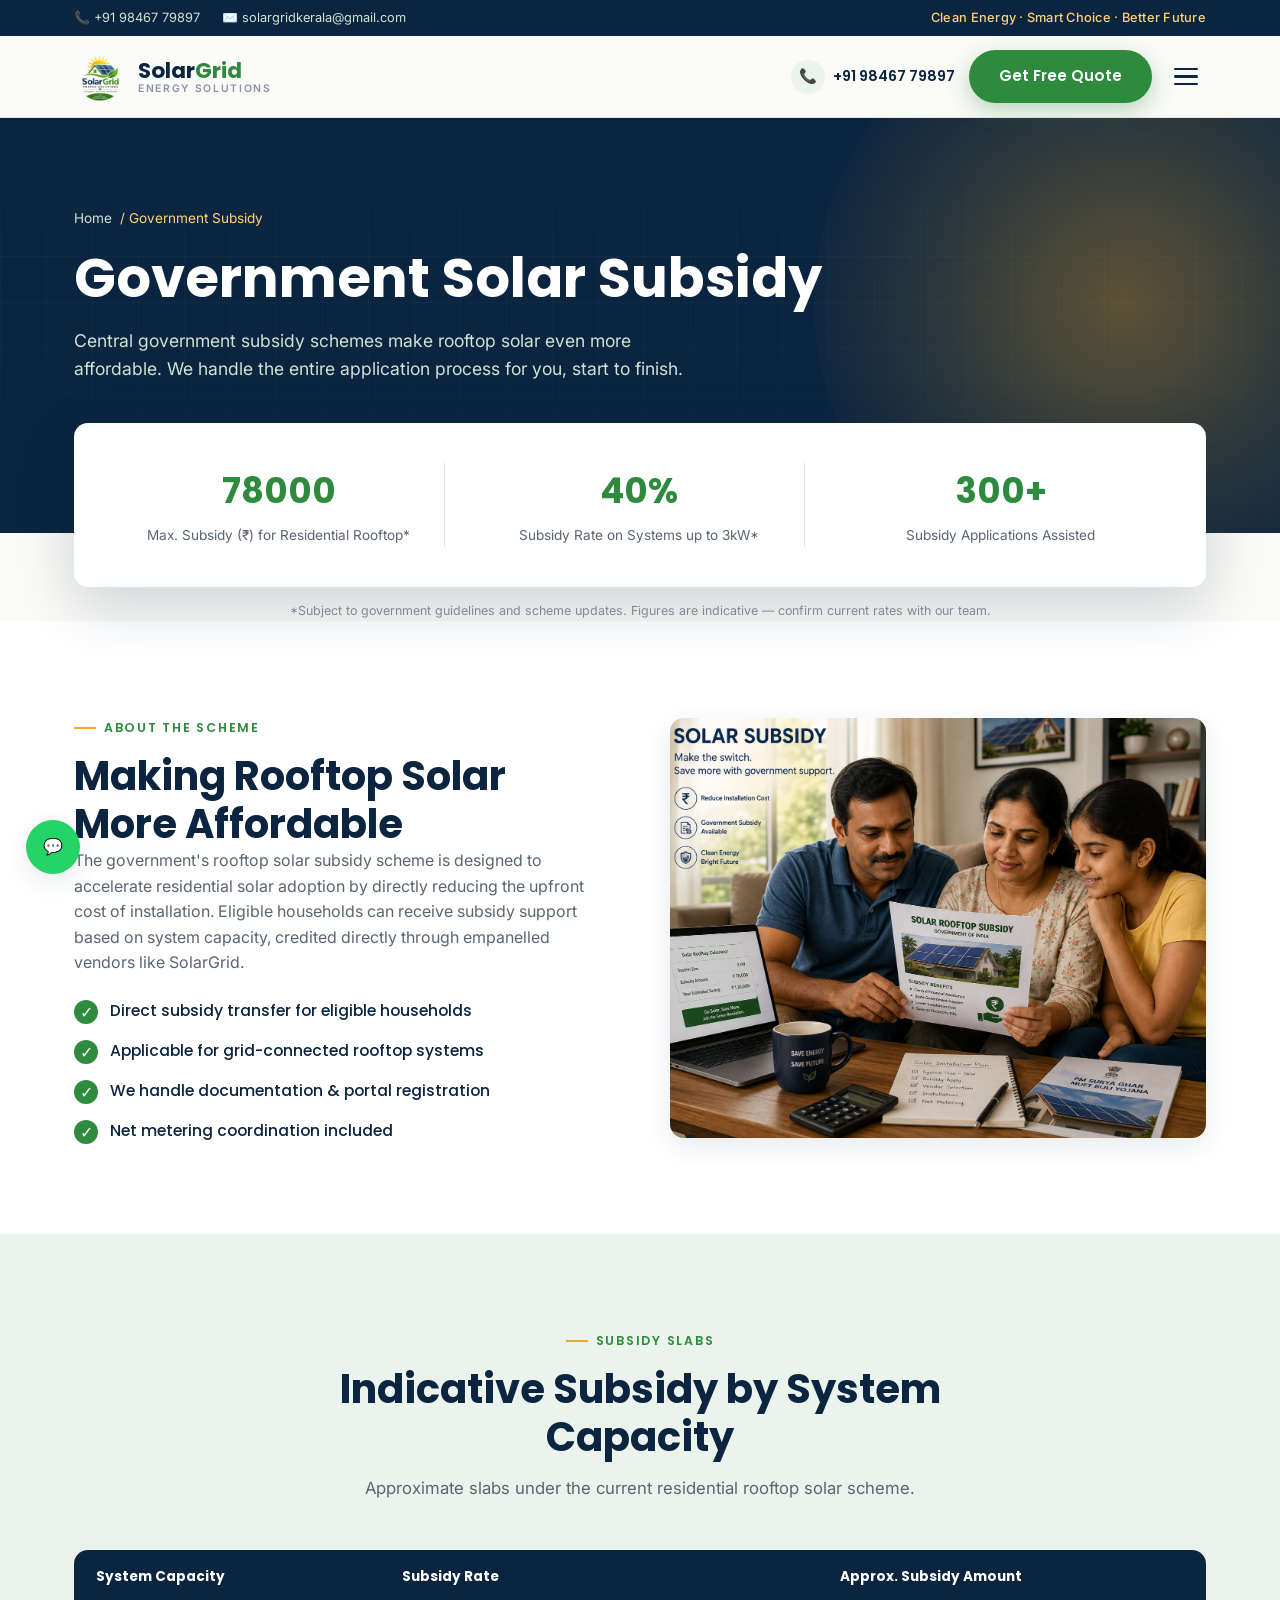
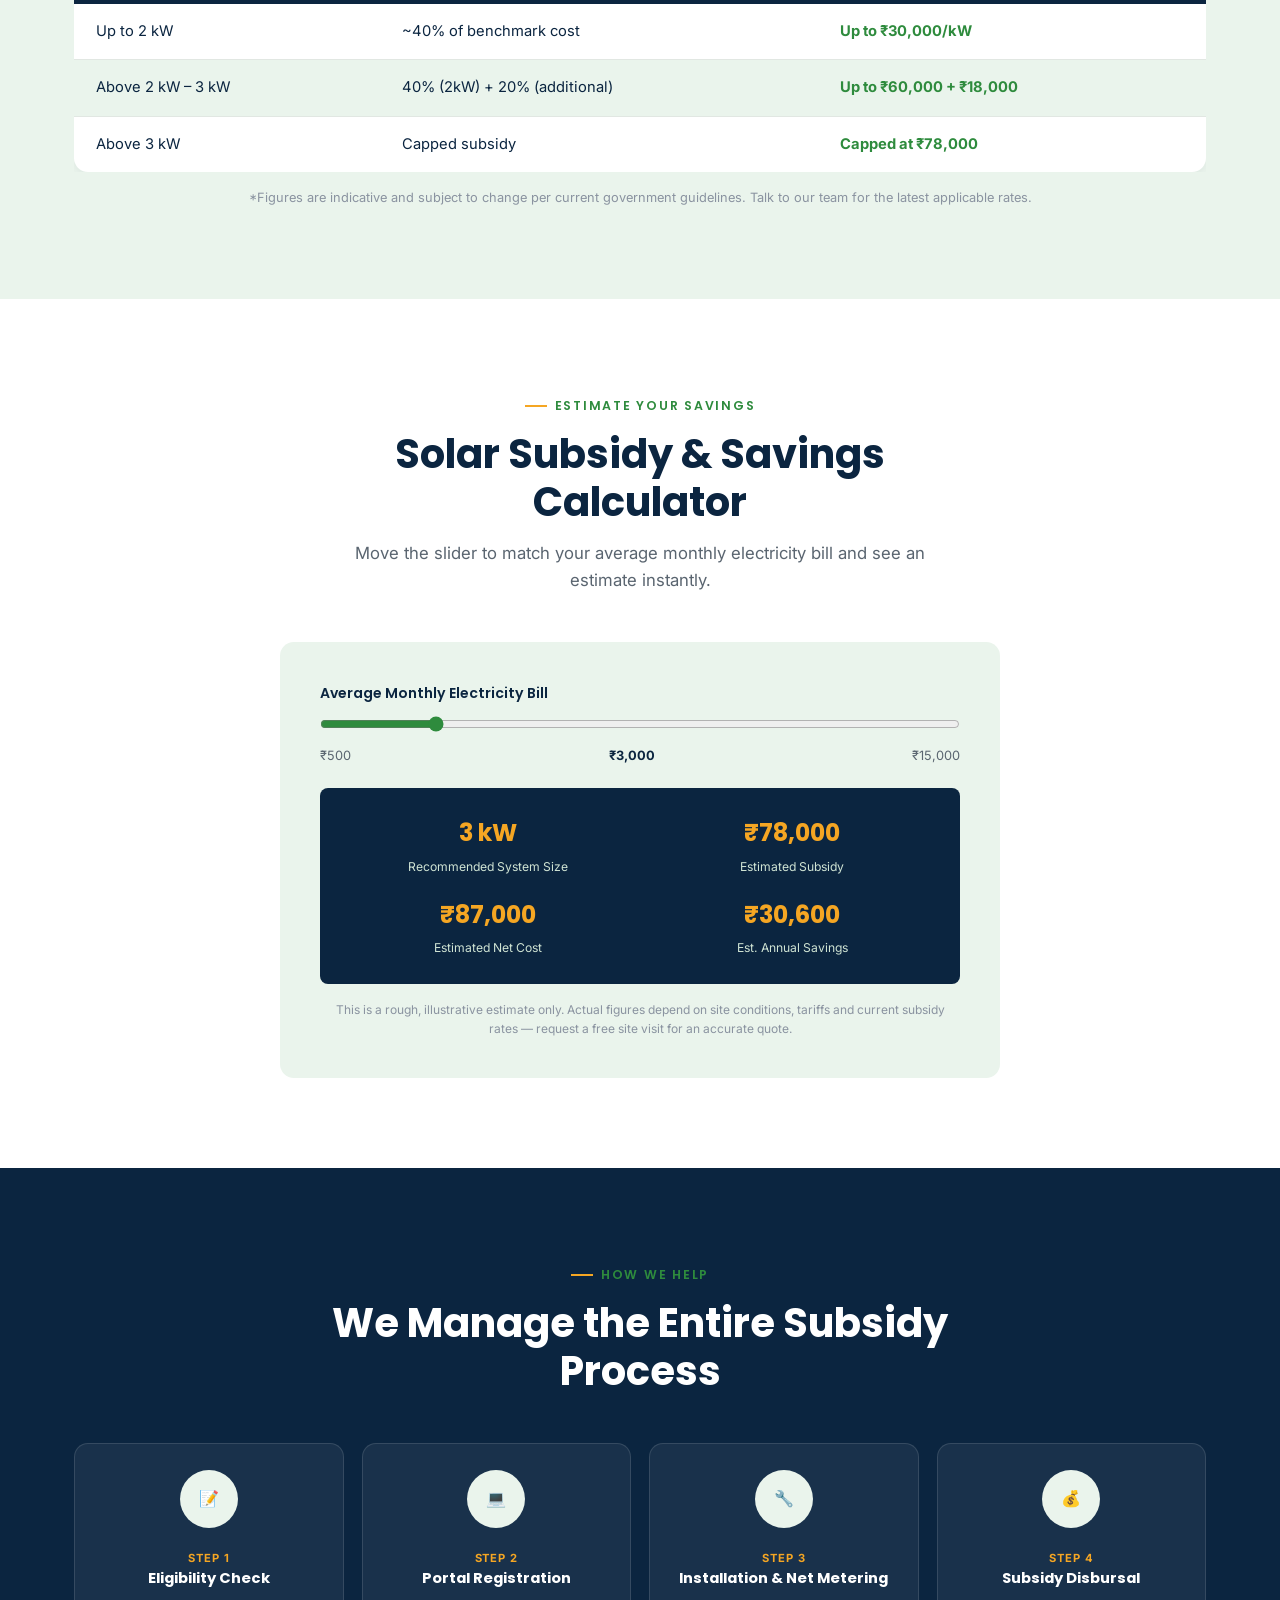
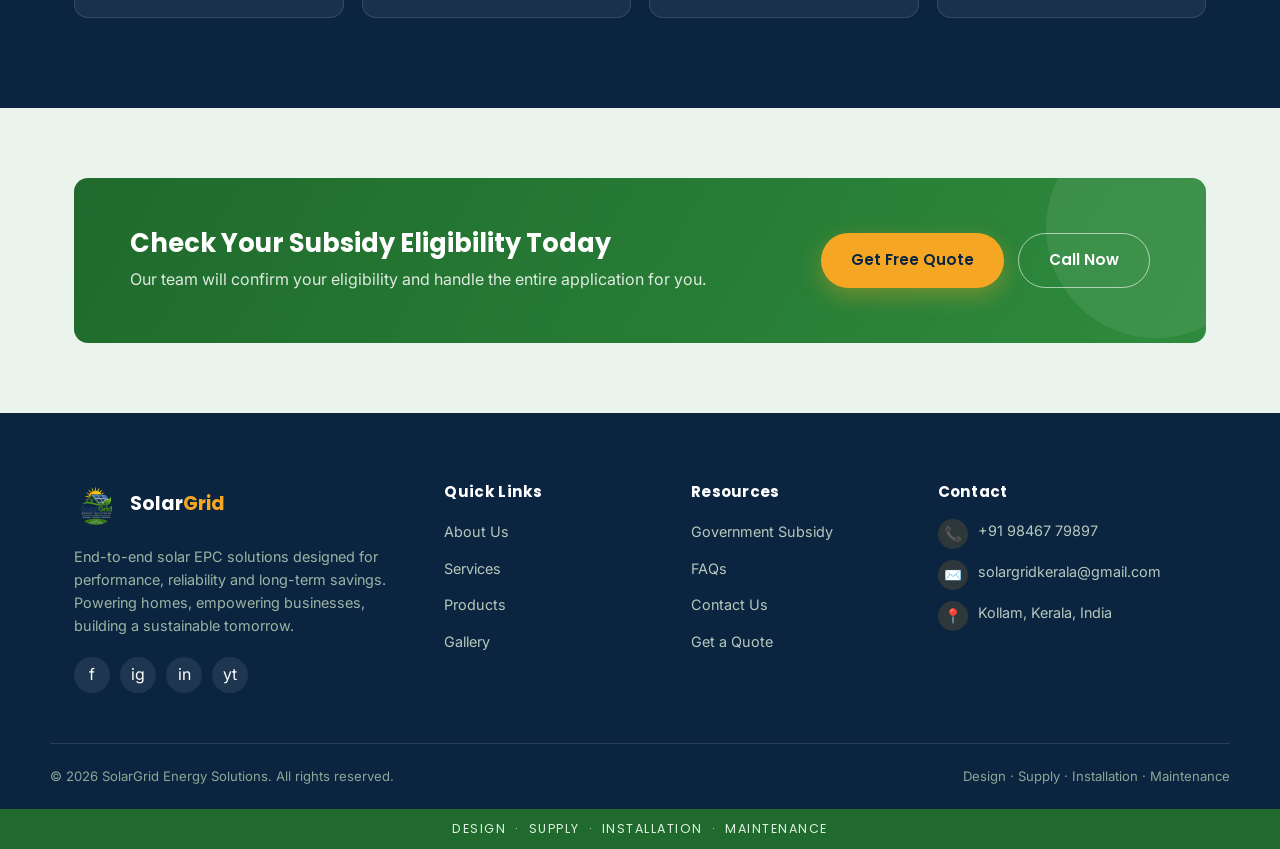
<file: subsidy.html>
<!DOCTYPE html>
<html lang="en">
<head>
<meta charset="UTF-8">
<meta name="viewport" content="width=device-width, initial-scale=1.0">
<title>Government Subsidy | SolarGrid Energy Solutions</title>
<meta name="description" content="Learn about solar rooftop subsidy schemes, eligibility, subsidy slabs and estimate your savings with our interactive calculator.">
<link rel="preconnect" href="https://fonts.googleapis.com">
<link href="https://fonts.googleapis.com/css2?family=Poppins:wght@500;600;700;800&family=Inter:wght@400;500;600&display=swap" rel="stylesheet">
<link rel="stylesheet" href="styles.css">
</head>
<body>

<!-- ============ HEADER ============ -->
<header class="site-header">
  <div class="topbar">
    <div class="container">
      <div class="topbar-links">
        <a href="tel:+919846779897">📞 +91 98467 79897</a>
        <a href="mailto:solargridkerala@gmail.com">✉️ solargridkerala@gmail.com</a>
      </div>
      <div class="topbar-tag">Clean Energy · Smart Choice · Better Future</div>
    </div>
  </div>
  <nav class="navbar">
    <div class="container" style="display:flex; align-items:center; justify-content:space-between; width:100%;">
      <a href="index.html" class="brand">
        <img src="logo.png" alt="SolarGrid Energy Solutions logo">
        <div class="brand-text">
          <span class="name">Solar<span>Grid</span></span>
          <span class="tagline">ENERGY SOLUTIONS</span>
        </div>
      </a>
      <ul class="nav-links">
        <li><a href="index.html">Home</a></li>
        <li><a href="about.html">About Us</a></li>
        <li><a href="services.html">Services</a></li>
        <li><a href="products.html">Products</a></li>
        <li><a href="subsidy.html">Govt. Subsidy</a></li>
        <li><a href="gallery.html">Gallery</a></li>
        <li><a href="faqs.html">FAQs</a></li>
        <li><a href="contact.html">Contact Us</a></li>
      </ul>
      <div class="nav-cta">
        <a href="tel:+919846779897" class="nav-phone">
          <span class="icon-circle">📞</span>
          <span class="txt">+91 98467 79897</span>
        </a>
        <a href="contact.html" class="btn btn-primary">Get Free Quote</a>
        <button class="nav-toggle" aria-label="Toggle menu"><span></span><span></span><span></span></button>
      </div>
    </div>
  </nav>
</header>

<!-- ============ PAGE HERO ============ -->
<section class="page-hero" style="padding-bottom:150px;">
  <div class="container">
    <div class="breadcrumb"><a href="index.html">Home</a> / Government Subsidy</div>
    <h1>Government Solar Subsidy</h1>
    <p class="lede">Central government subsidy schemes make rooftop solar even more affordable. We handle the entire application process for you, start to finish.</p>
  </div>
</section>

<!-- ============ STAT CARD (overlapping hero) ============ -->
<div class="container">
  <div class="subsidy-hero-card reveal">
    <div class="subsidy-stat">
      <div class="s-num"><span data-count="78000" data-suffix="">0</span></div>
      <div class="s-label">Max. Subsidy (₹) for Residential Rooftop*</div>
    </div>
    <div class="subsidy-stat">
      <div class="s-num"><span data-count="40" data-suffix="%">0%</span></div>
      <div class="s-label">Subsidy Rate on Systems up to 3kW*</div>
    </div>
    <div class="subsidy-stat">
      <div class="s-num"><span data-count="300" data-suffix="+">0+</span></div>
      <div class="s-label">Subsidy Applications Assisted</div>
    </div>
  </div>
</div>

<p style="text-align:center; font-size:0.78rem; color:var(--slate-light); margin-top:14px;">*Subject to government guidelines and scheme updates. Figures are indicative — confirm current rates with our team.</p>

<!-- ============ ABOUT THE SCHEME ============ -->
<section class="section bg-white">
  <div class="container feature-split">
    <div class="reveal">
      <span class="eyebrow">About the Scheme</span>
      <h2>Making Rooftop Solar More Affordable</h2>
      <p>The government's rooftop solar subsidy scheme is designed to accelerate residential solar adoption by directly reducing the upfront cost of installation. Eligible households can receive subsidy support based on system capacity, credited directly through empanelled vendors like SolarGrid.</p>
      <ul class="check-list">
        <li><span class="check-ico">✓</span> Direct subsidy transfer for eligible households</li>
        <li><span class="check-ico">✓</span> Applicable for grid-connected rooftop systems</li>
        <li><span class="check-ico">✓</span> We handle documentation & portal registration</li>
        <li><span class="check-ico">✓</span> Net metering coordination included</li>
      </ul>
    </div>
    <div class="feature-media reveal">
      <img src="s1.png" alt="Family reviewing solar subsidy documents at home">
    </div>
  </div>
</section>

<!-- ============ SUBSIDY SLABS TABLE ============ -->
<section class="section bg-mint">
  <div class="container">
    <div class="section-head center reveal">
      <span class="eyebrow" style="justify-content:center;">Subsidy Slabs</span>
      <h2>Indicative Subsidy by System Capacity</h2>
      <p>Approximate slabs under the current residential rooftop solar scheme.</p>
    </div>
    <div class="reveal" style="overflow-x:auto;">
      <table class="slab-table">
        <thead>
          <tr>
            <th>System Capacity</th>
            <th>Subsidy Rate</th>
            <th>Approx. Subsidy Amount</th>
          </tr>
        </thead>
        <tbody>
          <tr>
            <td>Up to 2 kW</td>
            <td>~40% of benchmark cost</td>
            <td class="highlight">Up to ₹30,000/kW</td>
          </tr>
          <tr>
            <td>Above 2 kW – 3 kW</td>
            <td>40% (2kW) + 20% (additional)</td>
            <td class="highlight">Up to ₹60,000 + ₹18,000</td>
          </tr>
          <tr>
            <td>Above 3 kW</td>
            <td>Capped subsidy</td>
            <td class="highlight">Capped at ₹78,000</td>
          </tr>
        </tbody>
      </table>
    </div>
    <p style="text-align:center; font-size:0.8rem; color:var(--slate-light); margin-top:16px;">*Figures are indicative and subject to change per current government guidelines. Talk to our team for the latest applicable rates.</p>
  </div>
</section>

<!-- ============ CALCULATOR ============ -->
<section class="section bg-white">
  <div class="container">
    <div class="section-head center reveal">
      <span class="eyebrow" style="justify-content:center;">Estimate Your Savings</span>
      <h2>Solar Subsidy & Savings Calculator</h2>
      <p>Move the slider to match your average monthly electricity bill and see an estimate instantly.</p>
    </div>
    <div class="calc-box reveal" style="max-width:720px; margin:0 auto;">
      <div class="calc-row">
        <label for="billSlider">Average Monthly Electricity Bill</label>
        <input type="range" id="billSlider" min="500" max="15000" step="100" value="3000">
        <div class="calc-range-val">
          <span>₹500</span>
          <span id="billValue" style="font-weight:700; color:var(--navy);">₹3,000</span>
          <span>₹15,000</span>
        </div>
      </div>
      <div class="calc-result">
        <div class="r-item">
          <div class="r-num" id="resultCapacity">—</div>
          <div class="r-label">Recommended System Size</div>
        </div>
        <div class="r-item">
          <div class="r-num" id="resultSubsidy">—</div>
          <div class="r-label">Estimated Subsidy</div>
        </div>
        <div class="r-item">
          <div class="r-num" id="resultCost">—</div>
          <div class="r-label">Estimated Net Cost</div>
        </div>
        <div class="r-item">
          <div class="r-num" id="resultSavings">—</div>
          <div class="r-label">Est. Annual Savings</div>
        </div>
      </div>
      <p style="text-align:center; font-size:0.75rem; color:var(--slate-light); margin-top:16px;">This is a rough, illustrative estimate only. Actual figures depend on site conditions, tariffs and current subsidy rates — request a free site visit for an accurate quote.</p>
    </div>
  </div>
</section>

<!-- ============ APPLICATION PROCESS ============ -->
<section class="section bg-navy">
  <div class="container">
    <div class="section-head center reveal">
      <span class="eyebrow" style="justify-content:center;">How We Help</span>
      <h2>We Manage the Entire Subsidy Process</h2>
    </div>
    <div class="process-grid" style="grid-template-columns:repeat(4,1fr);">
      <div class="process-card reveal" style="background:rgba(255,255,255,0.06); border-color:rgba(255,255,255,0.12);">
        <div class="p-icon">📝</div>
        <span class="step-tag">STEP 1</span>
        <h4 style="color:#fff;">Eligibility Check</h4>
      </div>
      <div class="process-card reveal" style="background:rgba(255,255,255,0.06); border-color:rgba(255,255,255,0.12);">
        <div class="p-icon">💻</div>
        <span class="step-tag">STEP 2</span>
        <h4 style="color:#fff;">Portal Registration</h4>
      </div>
      <div class="process-card reveal" style="background:rgba(255,255,255,0.06); border-color:rgba(255,255,255,0.12);">
        <div class="p-icon">🔧</div>
        <span class="step-tag">STEP 3</span>
        <h4 style="color:#fff;">Installation & Net Metering</h4>
      </div>
      <div class="process-card reveal" style="background:rgba(255,255,255,0.06); border-color:rgba(255,255,255,0.12);">
        <div class="p-icon">💰</div>
        <span class="step-tag">STEP 4</span>
        <h4 style="color:#fff;">Subsidy Disbursal</h4>
      </div>
    </div>
  </div>
</section>

<!-- ============ CTA ============ -->
<section class="section bg-mint tight">
  <div class="container">
    <div class="cta-banner reveal">
      <div>
        <h3>Check Your Subsidy Eligibility Today</h3>
        <p>Our team will confirm your eligibility and handle the entire application for you.</p>
      </div>
      <div class="cta-actions">
        <a href="contact.html" class="btn btn-gold">Get Free Quote</a>
        <a href="tel:+919846779897" class="btn btn-outline">Call Now</a>
      </div>
    </div>
  </div>
</section>

<!-- ============ FOOTER ============ -->
<footer class="site-footer">
  <div class="container footer-grid">
    <div>
      <a href="index.html" class="footer-brand">
        <img src="logo.png" alt="SolarGrid Energy Solutions logo">
        <span class="name">Solar<span>Grid</span></span>
      </a>
      <p>End-to-end solar EPC solutions designed for performance, reliability and long-term savings. Powering homes, empowering businesses, building a sustainable tomorrow.</p>
      <div class="social-row">
        <a href="#" aria-label="Facebook">f</a>
        <a href="#" aria-label="Instagram">ig</a>
        <a href="#" aria-label="LinkedIn">in</a>
        <a href="#" aria-label="YouTube">yt</a>
      </div>
    </div>
    <div class="footer-col">
      <h4>Quick Links</h4>
      <ul>
        <li><a href="about.html">About Us</a></li>
        <li><a href="services.html">Services</a></li>
        <li><a href="products.html">Products</a></li>
        <li><a href="gallery.html">Gallery</a></li>
      </ul>
    </div>
    <div class="footer-col">
      <h4>Resources</h4>
      <ul>
        <li><a href="subsidy.html">Government Subsidy</a></li>
        <li><a href="faqs.html">FAQs</a></li>
        <li><a href="contact.html">Contact Us</a></li>
        <li><a href="services.html">Get a Quote</a></li>
      </ul>
    </div>
    <div class="footer-col">
      <h4>Contact</h4>
      <ul class="footer-contact">
        <li><span class="icon-circle">📞</span> +91 98467 79897</li>
        <li><span class="icon-circle">✉️</span> solargridkerala@gmail.com</li>
        <li><span class="icon-circle">📍</span> Kollam, Kerala, India</li>
      </ul>
    </div>
  </div>
  <div class="container footer-bottom">
    <span>© 2026 SolarGrid Energy Solutions. All rights reserved.</span>
    <span>Design · Supply · Installation · Maintenance</span>
  </div>
  <div class="footer-strip">DESIGN &nbsp;·&nbsp; SUPPLY &nbsp;·&nbsp; INSTALLATION &nbsp;·&nbsp; MAINTENANCE</div>
</footer>

<a href="#" class="back-to-top" aria-label="Back to top">↑</a>
<a href="https://wa.me/919846779897" class="whatsapp-float" aria-label="Chat on WhatsApp" target="_blank">💬</a>

<script src="script.js"></script>
</body>
</html>
</file>
<file: styles.css>
/* =========================================================
   SolarGrid Energy Solutions — Stylesheet
   Palette: Navy #0B2540 | Green #2E8B3D | Gold #F5A623
            Cream #FAFAF7 | Slate #5A6570 | Mint #EAF4EC
   Type: Poppins (display) / Inter (body)
========================================================= */

:root {
  --navy: #0B2540;
  --navy-light: #123457;
  --green: #2E8B3D;
  --green-dark: #1F6A2C;
  --gold: #F5A623;
  --gold-light: #FFD27A;
  --cream: #FAFAF7;
  --mint: #EAF4EC;
  --slate: #5A6570;
  --slate-light: #8A93A0;
  --white: #FFFFFF;
  --border: #E1E7E2;

  --font-display: 'Poppins', sans-serif;
  --font-body: 'Inter', sans-serif;

  --radius: 14px;
  --radius-sm: 8px;
  --shadow-sm: 0 2px 10px rgba(11, 37, 64, 0.06);
  --shadow-md: 0 8px 30px rgba(11, 37, 64, 0.10);
  --shadow-lg: 0 20px 60px rgba(11, 37, 64, 0.18);
  --transition: 0.25s ease;
}

* { margin: 0; padding: 0; box-sizing: border-box; }

html {
  scroll-behavior: smooth;
  overflow-x: hidden;
  width: 100%;
}

body {
  font-family: var(--font-body);
  color: var(--navy);
  background: var(--cream);
  line-height: 1.6;
  overflow-x: hidden;
  width: 100%;
  max-width: 100vw;
  position: relative;
}

img { max-width: 100%; display: block; }
a { text-decoration: none; color: inherit; }
ul { list-style: none; }
button { font-family: inherit; cursor: pointer; border: none; background: none; }

.container {
  width: 100%;
  max-width: 1180px;
  margin: 0 auto;
  padding: 0 24px;
}

section { position: relative; }

h1, h2, h3, h4 {
  font-family: var(--font-display);
  font-weight: 700;
  color: var(--navy);
  line-height: 1.2;
}

h1 { font-size: clamp(2.2rem, 4.5vw, 3.4rem); }
h2 { font-size: clamp(1.8rem, 3.2vw, 2.5rem); }
h3 { font-size: 1.3rem; }

p { color: var(--slate); }

.eyebrow {
  display: inline-flex;
  align-items: center;
  gap: 8px;
  font-family: var(--font-display);
  font-size: 0.78rem;
  font-weight: 600;
  letter-spacing: 0.14em;
  text-transform: uppercase;
  color: var(--green);
  margin-bottom: 14px;
}
.eyebrow::before {
  content: "";
  width: 22px;
  height: 2px;
  background: var(--gold);
  display: inline-block;
}

.section-head {
  max-width: 640px;
  margin-bottom: 48px;
}
.section-head.center { margin-left: auto; margin-right: auto; text-align: center; }
.section-head p { margin-top: 14px; font-size: 1.05rem; }

.energy-divider {
  height: 3px;
  width: 100%;
  background: linear-gradient(90deg, var(--gold) 0%, var(--green) 45%, var(--navy) 100%);
  opacity: 0.85;
}

/* ---------- Buttons ---------- */
.btn {
  display: inline-flex;
  align-items: center;
  justify-content: center;
  gap: 8px;
  font-family: var(--font-display);
  font-weight: 600;
  font-size: 0.95rem;
  padding: 14px 30px;
  border-radius: 50px;
  transition: transform var(--transition), box-shadow var(--transition), background var(--transition);
  white-space: nowrap;
}
.btn-primary {
  background: var(--green);
  color: var(--white);
  box-shadow: 0 8px 22px rgba(46, 139, 61, 0.32);
}
.btn-primary:hover { background: var(--green-dark); transform: translateY(-2px); }
.btn-gold {
  background: var(--gold);
  color: var(--navy);
  box-shadow: 0 8px 22px rgba(245, 166, 35, 0.35);
}
.btn-gold:hover { background: var(--gold-light); transform: translateY(-2px); }
.btn-outline {
  background: transparent;
  color: var(--white);
  border: 1.5px solid rgba(255,255,255,0.6);
}
.btn-outline:hover { background: rgba(255,255,255,0.12); border-color: #fff; }
.btn-outline-navy {
  background: transparent;
  color: var(--navy);
  border: 1.5px solid var(--navy);
}
.btn-outline-navy:hover { background: var(--navy); color: var(--white); }
.btn-block { width: 100%; }

/* =========================================================
   HEADER / NAV
========================================================= */
.site-header {
  position: sticky;
  top: 0;
  z-index: 999;
  background: rgba(250, 250, 247, 0.92);
  backdrop-filter: blur(10px);
  border-bottom: 1px solid var(--border);
}

.topbar {
  background: var(--navy);
  color: #cfe3d3;
  font-size: 0.8rem;
}
.topbar .container {
  display: flex;
  justify-content: space-between;
  align-items: center;
  padding-top: 8px;
  padding-bottom: 8px;
}
.topbar-links { display: flex; gap: 22px; }
.topbar-links a { display: inline-flex; align-items: center; gap: 6px; color: #cfe3d3; }
.topbar-links a:hover { color: var(--gold); }
.topbar-tag { color: var(--gold-light); font-weight: 500; letter-spacing: 0.02em; }

.navbar {
  display: flex;
  align-items: center;
  justify-content: space-between;
  padding: 14px 0;
}

.brand {
  display: flex;
  align-items: center;
  gap: 12px;
}
.brand img { height: 52px; width: auto; }
.brand-text { display: flex; flex-direction: column; line-height: 1.1; }
.brand-text .name {
  font-family: var(--font-display);
  font-weight: 700;
  font-size: 1.35rem;
  color: var(--navy);
}
.brand-text .name span { color: var(--green); }
.brand-text .tagline {
  font-size: 0.65rem;
  letter-spacing: 0.16em;
  color: var(--slate-light);
  font-weight: 600;
}

.nav-links {
  display: none;
  align-items: center;
  gap: 4px;
}
.nav-links a {
  font-family: var(--font-display);
  font-size: 1rem;
  font-weight: 600;
  color: var(--white);
  padding: 15px 18px;
  border-radius: var(--radius-sm);
  border-left: 3px solid transparent;
  display: flex;
  align-items: center;
  transition: background var(--transition), color var(--transition), border-color var(--transition), padding-left var(--transition);
}
.nav-links a:hover { background: rgba(245, 166, 35, 0.12); color: var(--gold-light); border-left-color: var(--gold); padding-left: 24px; }
.nav-links a.active { background: var(--green); color: var(--white); border-left-color: var(--gold); }

.nav-cta { display: flex; align-items: center; gap: 14px; }
.nav-phone {
  display: flex;
  align-items: center;
  gap: 8px;
  font-family: var(--font-display);
  font-weight: 600;
  font-size: 0.9rem;
  color: var(--navy);
}
.nav-phone .icon-circle {
  width: 34px; height: 34px;
  border-radius: 50%;
  background: var(--mint);
  color: var(--green);
  display: flex; align-items: center; justify-content: center;
}

.nav-toggle {
  display: flex;
  flex-direction: column;
  gap: 5px;
  padding: 8px;
}
.nav-toggle span {
  width: 24px; height: 2.5px;
  background: var(--navy);
  border-radius: 2px;
  transition: var(--transition);
}

.navbar.mobile-open .nav-links {
  display: flex;
  position: absolute;
  top: 100%; left: 0; right: 0;
  background: var(--navy);
  flex-direction: column;
  gap: 3px;
  padding: 14px 14px 22px;
  box-shadow: var(--shadow-lg);
  border-top: 3px solid var(--gold);
  max-height: calc(100vh - 70px);
  overflow-y: auto;
  z-index: 998;
  animation: navDropIn 0.28s ease;
}
.navbar.mobile-open .nav-links a { width: 100%; }
.navbar.mobile-open .nav-links li:not(:last-child) { border-bottom: 1px solid rgba(255,255,255,0.08); }

@keyframes navDropIn {
  from { opacity: 0; transform: translateY(-12px); }
  to { opacity: 1; transform: translateY(0); }
}

/* Hamburger -> X animation when menu is open */
.navbar.mobile-open .nav-toggle span:nth-child(1) { transform: translateY(7.5px) rotate(45deg); }
.navbar.mobile-open .nav-toggle span:nth-child(2) { opacity: 0; }
.navbar.mobile-open .nav-toggle span:nth-child(3) { transform: translateY(-7.5px) rotate(-45deg); }

/* =========================================================
   HERO (shared pattern, varied per page via modifiers)
========================================================= */
.page-hero {
  position: relative;
  background: var(--navy);
  color: var(--white);
  padding: 90px 0 80px;
  overflow: hidden;
  isolation: isolate;
}
.page-hero::before {
  content: "";
  position: absolute;
  top: -30%;
  right: -12%;
  width: 620px;
  height: 620px;
  border-radius: 50%;
  background: radial-gradient(circle, rgba(245,166,35,0.35) 0%, rgba(245,166,35,0.08) 55%, transparent 75%);
  z-index: -1;
}
.page-hero::after {
  content: "";
  position: absolute;
  inset: 0;
  background-image:
    linear-gradient(rgba(255,255,255,0.045) 1px, transparent 1px),
    linear-gradient(90deg, rgba(255,255,255,0.045) 1px, transparent 1px);
  background-size: 46px 46px;
  mask-image: linear-gradient(180deg, transparent, rgba(0,0,0,0.6) 40%, transparent 100%);
  z-index: -1;
}

.breadcrumb {
  font-size: 0.85rem;
  color: var(--gold-light);
  margin-bottom: 16px;
  display: flex; gap: 8px; align-items: center;
}
.breadcrumb a { color: #cfe3d3; }
.breadcrumb a:hover { color: var(--gold); }

.page-hero h1 { color: var(--white); max-width: 780px; }
.page-hero .lede {
  color: #cfe3d3;
  font-size: 1.1rem;
  max-width: 620px;
  margin-top: 16px;
}

/* =========================================================
   HOME HERO
========================================================= */
.home-hero {
  position: relative;
  background: var(--navy);
  color: var(--white);
  padding: 60px 0 0;
  overflow: hidden;
  isolation: isolate;
}
.home-hero::before {
  content: "";
  position: absolute;
  top: -20%;
  left: 58%;
  width: 760px;
  height: 760px;
  border-radius: 50%;
  background: radial-gradient(circle, rgba(245,166,35,0.4) 0%, rgba(245,166,35,0.1) 50%, transparent 72%);
  z-index: -1;
}
.home-hero-grid {
  display: grid;
  grid-template-columns: 1.05fr 0.95fr;
  gap: 40px;
  align-items: center;
  padding-bottom: 70px;
}
.home-hero-copy .badge-pill {
  display: inline-flex;
  align-items: center;
  gap: 8px;
  background: rgba(46,139,61,0.18);
  border: 1px solid rgba(46,139,61,0.4);
  color: var(--gold-light);
  font-size: 0.82rem;
  font-weight: 600;
  padding: 7px 16px;
  border-radius: 50px;
  margin-bottom: 22px;
  max-width: 100%;
  white-space: normal;
}
.home-hero-copy h1 { color: var(--white); }
.home-hero-copy h1 .hl { color: var(--gold); }
.home-hero-copy .lede {
  color: #cfe3d3;
  font-size: 1.12rem;
  max-width: 540px;
  margin: 18px 0 30px;
}
.hero-actions { display: flex; gap: 16px; flex-wrap: wrap; margin-bottom: 40px; }

.hero-stats {
  display: flex;
  gap: 32px;
  padding-top: 26px;
  border-top: 1px solid rgba(255,255,255,0.15);
}
.hero-stats .stat-num {
  font-family: var(--font-display);
  font-size: 1.9rem;
  font-weight: 700;
  color: var(--gold);
}
.hero-stats .stat-label { font-size: 0.82rem; color: #cfe3d3; margin-top: 2px; }

.home-hero-media { position: relative; }
.home-hero-media .frame {
  border-radius: var(--radius);
  overflow: hidden;
  box-shadow: var(--shadow-lg);
  border: 6px solid rgba(255,255,255,0.08);
}
.home-hero-media .frame img { width: 100%; height: 440px; object-fit: cover; }
.floating-card {
  position: absolute;
  background: var(--white);
  color: var(--navy);
  border-radius: var(--radius-sm);
  padding: 16px 20px;
  box-shadow: var(--shadow-lg);
  display: flex;
  align-items: center;
  gap: 12px;
}
.floating-card.card-top {
  top: -24px; left: -24px;
}
.floating-card.card-bottom {
  bottom: -22px; right: -18px;
}
.floating-card .fc-icon {
  width: 42px; height: 42px;
  background: var(--mint);
  color: var(--green);
  border-radius: 50%;
  display: flex; align-items: center; justify-content: center;
  flex-shrink: 0;
}
.floating-card .fc-title { font-family: var(--font-display); font-weight: 700; font-size: 0.95rem; }
.floating-card .fc-sub { font-size: 0.78rem; color: var(--slate); }

.hero-wave {
  height: 60px;
  background: var(--cream);
  clip-path: polygon(0 100%, 100% 100%, 100% 0, 75% 60%, 50% 10%, 25% 60%, 0 0);
}

/* =========================================================
   TRUST STRIP
========================================================= */
.trust-strip {
  background: var(--white);
  border-bottom: 1px solid var(--border);
  padding: 22px 0;
}
.trust-strip .container {
  display: flex;
  justify-content: space-between;
  align-items: center;
  flex-wrap: wrap;
  gap: 18px;
}
.trust-item {
  display: flex;
  align-items: center;
  gap: 10px;
  font-family: var(--font-display);
  font-weight: 600;
  font-size: 0.88rem;
  color: var(--navy);
}
.trust-item .icon-circle {
  width: 36px; height: 36px;
  border-radius: 50%;
  background: var(--mint);
  color: var(--green);
  display: flex; align-items: center; justify-content: center;
  flex-shrink: 0;
}

/* =========================================================
   SECTIONS — generic paddings
========================================================= */
.section { padding: 90px 0; }
.section.tight { padding: 70px 0; }
.section.bg-mint { background: var(--mint); }
.section.bg-navy { background: var(--navy); color: var(--white); }
.section.bg-navy h2, .section.bg-navy h3 { color: var(--white); }
.section.bg-navy p { color: #cfe3d3; }
.section.bg-white { background: var(--white); }

/* ---------- Process / Services grid ---------- */
.process-grid {
  display: grid;
  grid-template-columns: repeat(6, 1fr);
  gap: 18px;
}
.process-card {
  background: var(--white);
  border: 1px solid var(--border);
  border-radius: var(--radius);
  padding: 26px 18px;
  text-align: center;
  transition: transform var(--transition), box-shadow var(--transition), border-color var(--transition);
}
.process-card:hover {
  transform: translateY(-6px);
  box-shadow: var(--shadow-md);
  border-color: var(--green);
}
.process-card .p-icon {
  width: 58px; height: 58px;
  margin: 0 auto 16px;
  border-radius: 50%;
  background: var(--mint);
  color: var(--green);
  display: flex; align-items: center; justify-content: center;
}
.process-card h4 {
  font-size: 0.92rem;
  font-family: var(--font-display);
  margin-bottom: 4px;
}
.process-card .step-tag {
  font-size: 0.7rem;
  color: var(--gold);
  font-weight: 700;
  letter-spacing: 0.08em;
}

/* ---------- Two column feature ---------- */
.feature-split {
  display: grid;
  grid-template-columns: 1fr 1fr;
  gap: 60px;
  align-items: center;
}
.feature-split.reverse .feature-media { order: 2; }
.feature-media img {
  border-radius: var(--radius);
  box-shadow: var(--shadow-md);
  width: 100%;
  height: 420px;
  object-fit: cover;
}
.check-list { margin-top: 22px; display: flex; flex-direction: column; gap: 14px; }
.check-list li {
  display: flex;
  align-items: flex-start;
  gap: 12px;
  font-family: var(--font-display);
  font-weight: 500;
  color: var(--navy);
  font-size: 0.98rem;
}
.check-list .check-ico {
  width: 24px; height: 24px;
  border-radius: 50%;
  background: var(--green);
  color: white;
  display: flex; align-items: center; justify-content: center;
  flex-shrink: 0;
  margin-top: 2px;
}
.check-note { font-size: 0.78rem; color: var(--slate-light); margin-top: 6px; font-family: var(--font-body); font-weight: 400; }

/* ---------- Ideal-for cards ---------- */
.ideal-grid {
  display: grid;
  grid-template-columns: repeat(5, 1fr);
  gap: 16px;
}
.ideal-card {
  background: var(--navy);
  color: var(--white);
  border-radius: var(--radius);
  padding: 30px 18px;
  text-align: center;
  transition: transform var(--transition);
}
.ideal-card:hover { transform: translateY(-6px); background: var(--green-dark); }
.ideal-card .i-icon {
  width: 52px; height: 52px;
  margin: 0 auto 14px;
  border-radius: 50%;
  background: rgba(245,166,35,0.18);
  color: var(--gold);
  display: flex; align-items: center; justify-content: center;
}
.ideal-card h4 { color: var(--white); font-size: 0.92rem; font-family: var(--font-display); }

/* ---------- Value props strip ---------- */
.value-grid {
  display: grid;
  grid-template-columns: repeat(4, 1fr);
  gap: 20px;
}
.value-card {
  background: var(--mint);
  border-radius: var(--radius);
  padding: 28px 22px;
  display: flex;
  gap: 16px;
  align-items: flex-start;
}
.value-card .v-icon {
  width: 46px; height: 46px;
  border-radius: 50%;
  background: var(--white);
  color: var(--green);
  display: flex; align-items: center; justify-content: center;
  flex-shrink: 0;
  box-shadow: var(--shadow-sm);
}
.value-card h4 { font-size: 0.98rem; margin-bottom: 4px; }
.value-card p { font-size: 0.85rem; }

/* ---------- CTA banner ---------- */
.cta-banner {
  background: linear-gradient(120deg, var(--green-dark), var(--green));
  border-radius: var(--radius);
  padding: 50px 56px;
  display: flex;
  justify-content: space-between;
  align-items: center;
  gap: 30px;
  color: var(--white);
  position: relative;
  overflow: hidden;
}
.cta-banner::before {
  content: "";
  position: absolute;
  right: -60px; top: -60px;
  width: 220px; height: 220px;
  border-radius: 50%;
  background: rgba(255,255,255,0.08);
}
.cta-banner h3 { color: var(--white); font-size: 1.6rem; margin-bottom: 8px; }
.cta-banner p { color: rgba(255,255,255,0.85); }
.cta-banner .cta-actions { display: flex; gap: 14px; flex-shrink: 0; }

/* ---------- Cards: services / products ---------- */
.card-grid {
  display: grid;
  grid-template-columns: repeat(3, 1fr);
  gap: 26px;
}
.info-card {
  background: var(--white);
  border: 1px solid var(--border);
  border-radius: var(--radius);
  overflow: hidden;
  transition: transform var(--transition), box-shadow var(--transition);
}
.info-card:hover { transform: translateY(-6px); box-shadow: var(--shadow-md); }
.info-card .ic-media { position: relative; }
.info-card .ic-media img { width: 100%; height: 200px; object-fit: cover; }
.info-card .ic-tag {
  position: absolute;
  top: 14px; left: 14px;
  background: var(--gold);
  color: var(--navy);
  font-family: var(--font-display);
  font-weight: 700;
  font-size: 0.72rem;
  padding: 5px 12px;
  border-radius: 50px;
  letter-spacing: 0.04em;
}
.info-card .ic-body { padding: 24px; }
.info-card h4 { font-size: 1.08rem; margin-bottom: 8px; }
.info-card p { font-size: 0.9rem; margin-bottom: 16px; }
.info-card .ic-link {
  display: inline-flex;
  align-items: center;
  gap: 6px;
  font-family: var(--font-display);
  font-weight: 600;
  font-size: 0.85rem;
  color: var(--green);
  transition: gap var(--transition);
}
.info-card .ic-link:hover { gap: 10px; }

/* ---------- Testimonials ---------- */
.testi-grid {
  display: grid;
  grid-template-columns: repeat(3, 1fr);
  gap: 26px;
}
.testi-card {
  background: var(--white);
  border-radius: var(--radius);
  padding: 30px;
  box-shadow: var(--shadow-sm);
  border: 1px solid var(--border);
}
.testi-stars { color: var(--gold); font-size: 0.9rem; margin-bottom: 14px; letter-spacing: 2px; }
.testi-card p.quote { color: var(--navy); font-size: 0.95rem; margin-bottom: 20px; }
.testi-person { display: flex; align-items: center; gap: 12px; }
.testi-avatar {
  width: 44px; height: 44px;
  border-radius: 50%;
  background: var(--mint);
  color: var(--green);
  display: flex; align-items: center; justify-content: center;
  font-family: var(--font-display);
  font-weight: 700;
  flex-shrink: 0;
}
.testi-name { font-family: var(--font-display); font-weight: 600; font-size: 0.9rem; }
.testi-loc { font-size: 0.78rem; color: var(--slate-light); }

/* =========================================================
   FOOTER
========================================================= */
.site-footer {
  background: var(--navy);
  color: #cfe3d3;
  padding-top: 70px;
}
.footer-grid {
  display: grid;
  grid-template-columns: 1.6fr 1fr 1fr 1.3fr;
  gap: 40px;
  padding-bottom: 50px;
}
.footer-brand { display: flex; align-items: center; gap: 12px; margin-bottom: 18px; }
.footer-brand img { height: 44px; }
.footer-brand .name { font-family: var(--font-display); font-weight: 700; font-size: 1.2rem; color: var(--white); }
.footer-brand .name span { color: var(--gold); }
.site-footer p { color: #9db3a4; font-size: 0.9rem; }
.footer-col h4 {
  color: var(--white);
  font-size: 0.95rem;
  font-family: var(--font-display);
  margin-bottom: 18px;
  letter-spacing: 0.02em;
}
.footer-col ul { display: flex; flex-direction: column; gap: 11px; }
.footer-col a { color: #b7c8bc; font-size: 0.9rem; transition: color var(--transition); }
.footer-col a:hover { color: var(--gold); }
.footer-contact li { display: flex; align-items: flex-start; gap: 10px; color: #b7c8bc; font-size: 0.9rem; }
.footer-contact .icon-circle {
  width: 30px; height: 30px;
  border-radius: 50%;
  background: rgba(245,166,35,0.15);
  color: var(--gold);
  display: flex; align-items: center; justify-content: center;
  flex-shrink: 0;
}
.social-row { display: flex; gap: 10px; margin-top: 20px; }
.social-row a {
  width: 36px; height: 36px;
  border-radius: 50%;
  background: rgba(255,255,255,0.08);
  display: flex; align-items: center; justify-content: center;
  color: var(--white);
  transition: background var(--transition);
}
.social-row a:hover { background: var(--green); }
.footer-bottom {
  border-top: 1px solid rgba(255,255,255,0.12);
  padding: 22px 0;
  display: flex;
  justify-content: space-between;
  align-items: center;
  font-size: 0.82rem;
  color: #8fa596;
  flex-wrap: wrap;
  gap: 10px;
}
.footer-strip {
  background: var(--green-dark);
  text-align: center;
  padding: 10px 16px;
  font-family: var(--font-display);
  font-size: 0.78rem;
  letter-spacing: 0.12em;
  color: #dff0e2;
}
@media (max-width: 480px) {
  .footer-strip { letter-spacing: 0.06em; font-size: 0.68rem; word-spacing: -1px; }
}

/* =========================================================
   BACK TO TOP
========================================================= */
.back-to-top {
  position: fixed;
  bottom: 26px;
  right: 26px;
  width: 48px; height: 48px;
  border-radius: 50%;
  background: var(--green);
  color: var(--white);
  display: flex;
  align-items: center;
  justify-content: center;
  box-shadow: var(--shadow-md);
  opacity: 0;
  visibility: hidden;
  transform: translateY(10px);
  transition: all var(--transition);
  z-index: 500;
}
.back-to-top.show { opacity: 1; visibility: visible; transform: translateY(0); }

/* =========================================================
   WHATSAPP FLOAT
========================================================= */
.whatsapp-float {
  position: fixed;
  bottom: 26px;
  left: 26px;
  width: 54px; height: 54px;
  border-radius: 50%;
  background: #25D366;
  display: flex; align-items: center; justify-content: center;
  color: white;
  box-shadow: var(--shadow-md);
  z-index: 500;
  animation: pulse-wa 2.4s infinite;
}
@keyframes pulse-wa {
  0% { box-shadow: 0 0 0 0 rgba(37,211,102,0.5), var(--shadow-md); }
  70% { box-shadow: 0 0 0 12px rgba(37,211,102,0), var(--shadow-md); }
  100% { box-shadow: 0 0 0 0 rgba(37,211,102,0), var(--shadow-md); }
}

/* =========================================================
   REVEAL ON SCROLL
========================================================= */
.reveal { opacity: 0; transform: translateY(24px); transition: opacity 0.7s ease, transform 0.7s ease; }
.reveal.in-view { opacity: 1; transform: translateY(0); }

/* =========================================================
   ABOUT PAGE SPECIFIC
========================================================= */
.mv-grid {
  display: grid;
  grid-template-columns: repeat(2, 1fr);
  gap: 26px;
}
.mv-card {
  background: var(--white);
  border-radius: var(--radius);
  padding: 36px;
  border-top: 4px solid var(--green);
  box-shadow: var(--shadow-sm);
}
.mv-card.gold { border-top-color: var(--gold); }
.mv-card .mv-icon {
  width: 54px; height: 54px;
  border-radius: 14px;
  background: var(--mint);
  color: var(--green);
  display: flex; align-items: center; justify-content: center;
  margin-bottom: 18px;
}

.timeline {
  position: relative;
  padding-left: 40px;
}
.timeline::before {
  content: "";
  position: absolute;
  left: 11px; top: 6px; bottom: 6px;
  width: 2px;
  background: var(--border);
}
.timeline-item {
  position: relative;
  padding-bottom: 36px;
}
.timeline-item:last-child { padding-bottom: 0; }
.timeline-item::before {
  content: "";
  position: absolute;
  left: -40px; top: 4px;
  width: 22px; height: 22px;
  border-radius: 50%;
  background: var(--green);
  border: 4px solid var(--mint);
}
.timeline-item .t-year {
  font-family: var(--font-display);
  color: var(--gold);
  font-weight: 700;
  font-size: 0.85rem;
  letter-spacing: 0.06em;
  margin-bottom: 4px;
}

.team-grid {
  display: grid;
  grid-template-columns: repeat(4, 1fr);
  gap: 24px;
}
.team-card { text-align: center; }
.team-card .team-photo {
  border-radius: var(--radius);
  overflow: hidden;
  margin-bottom: 16px;
  box-shadow: var(--shadow-sm);
}
.team-card .team-photo img { height: 240px; width: 100%; object-fit: cover; }
.team-card h4 { font-size: 1rem; margin-bottom: 2px; }
.team-card .role { color: var(--green); font-size: 0.82rem; font-weight: 600; }

/* =========================================================
   SERVICES PAGE SPECIFIC
========================================================= */
.service-block {
  display: grid;
  grid-template-columns: 0.9fr 1.1fr;
  gap: 50px;
  align-items: center;
  padding: 60px 0;
  border-bottom: 1px solid var(--border);
}
.service-block:last-child { border-bottom: none; }
.service-block.reverse { grid-template-columns: 1.1fr 0.9fr; }
.service-block.reverse .sb-media { order: 2; }
.sb-media img { border-radius: var(--radius); width: 100%; height: 360px; object-fit: cover; box-shadow: var(--shadow-md); }
.sb-num {
  font-family: var(--font-display);
  font-size: 0.85rem;
  font-weight: 700;
  color: var(--gold);
  letter-spacing: 0.1em;
  margin-bottom: 10px;
}
.sb-content ul { margin-top: 18px; display: flex; flex-direction: column; gap: 10px; }
.sb-content ul li {
  display: flex; align-items: center; gap: 10px;
  font-size: 0.92rem; color: var(--navy); font-weight: 500;
}
.sb-content ul li::before {
  content: "";
  width: 7px; height: 7px;
  border-radius: 50%;
  background: var(--green);
  flex-shrink: 0;
}

/* =========================================================
   PRODUCTS PAGE
========================================================= */
.filter-bar {
  display: flex;
  gap: 10px;
  flex-wrap: wrap;
  margin-bottom: 40px;
}
.filter-btn {
  font-family: var(--font-display);
  font-weight: 600;
  font-size: 0.85rem;
  padding: 10px 22px;
  border-radius: 50px;
  border: 1.5px solid var(--border);
  background: var(--white);
  color: var(--navy);
  transition: var(--transition);
}
.filter-btn:hover { border-color: var(--green); color: var(--green); }
.filter-btn.active { background: var(--navy); border-color: var(--navy); color: var(--white); }

.product-card {
  background: var(--white);
  border: 1px solid var(--border);
  border-radius: var(--radius);
  overflow: hidden;
  transition: var(--transition);
}
.product-card:hover { box-shadow: var(--shadow-md); transform: translateY(-6px); }
.product-card .pc-media { position: relative; background: var(--mint); }
.product-card .pc-media img { width: 100%; height: 190px; object-fit: cover; }
.product-card .pc-badge {
  position: absolute; top: 12px; right: 12px;
  background: var(--navy); color: var(--white);
  font-size: 0.68rem; font-family: var(--font-display); font-weight: 700;
  padding: 5px 10px; border-radius: 50px;
}
.product-card .pc-body { padding: 22px; }
.product-card .pc-cat { font-size: 0.72rem; color: var(--green); font-weight: 700; letter-spacing: 0.06em; text-transform: uppercase; }
.product-card h4 { margin: 6px 0 10px; font-size: 1.02rem; }
.product-card .pc-specs { display: flex; flex-wrap: wrap; gap: 8px; margin-bottom: 16px; }
.product-card .pc-specs span {
  font-size: 0.72rem; background: var(--mint); color: var(--green-dark);
  padding: 4px 10px; border-radius: 50px; font-weight: 600;
}
.product-card .pc-footer { display: flex; justify-content: space-between; align-items: center; }
.product-card .pc-cta { font-family: var(--font-display); font-weight: 600; font-size: 0.84rem; color: var(--navy); display: flex; align-items: center; gap: 6px; }

.grid-3 { display: grid; grid-template-columns: repeat(3, 1fr); gap: 26px; }

/* =========================================================
   SUBSIDY PAGE
========================================================= */
.subsidy-hero-card {
  background: var(--white);
  border-radius: var(--radius);
  box-shadow: var(--shadow-lg);
  padding: 40px;
  display: grid;
  grid-template-columns: 1fr 1fr 1fr;
  gap: 30px;
  margin-top: -110px;
  position: relative;
  z-index: 5;
}
.subsidy-stat { text-align: center; padding: 0 10px; }
.subsidy-stat:not(:last-child) { border-right: 1px solid var(--border); }
.subsidy-stat .s-num {
  font-family: var(--font-display);
  font-size: 2.2rem;
  font-weight: 700;
  color: var(--green);
}
.subsidy-stat .s-label { font-size: 0.85rem; color: var(--slate); margin-top: 6px; }

.slab-table {
  width: 100%;
  min-width: 520px;
  border-collapse: collapse;
  background: var(--white);
  border-radius: var(--radius);
  overflow: hidden;
  box-shadow: var(--shadow-sm);
}
.slab-table th {
  background: var(--navy);
  color: var(--white);
  font-family: var(--font-display);
  font-size: 0.85rem;
  text-align: left;
  padding: 16px 22px;
}
.slab-table td {
  padding: 16px 22px;
  border-bottom: 1px solid var(--border);
  font-size: 0.92rem;
  color: var(--navy);
}
.slab-table tr:last-child td { border-bottom: none; }
.slab-table tr:nth-child(even) { background: var(--mint); }
.slab-table .highlight { color: var(--green); font-weight: 700; }

.calc-box {
  background: var(--mint);
  border-radius: var(--radius);
  padding: 40px;
}
.calc-row { margin-bottom: 22px; }
.calc-row label {
  display: block;
  font-family: var(--font-display);
  font-weight: 600;
  font-size: 0.88rem;
  margin-bottom: 10px;
  color: var(--navy);
}
.calc-row input[type="range"] {
  width: 100%;
  accent-color: var(--green);
}
.calc-range-val {
  display: flex; justify-content: space-between;
  font-size: 0.8rem; color: var(--slate); margin-top: 6px;
}
.calc-result {
  background: var(--navy);
  border-radius: var(--radius-sm);
  padding: 26px;
  margin-top: 10px;
  display: grid;
  grid-template-columns: 1fr 1fr;
  gap: 20px;
}
.calc-result .r-item { text-align: center; }
.calc-result .r-num {
  font-family: var(--font-display);
  font-size: 1.5rem;
  font-weight: 700;
  color: var(--gold);
}
.calc-result .r-label { font-size: 0.76rem; color: #cfe3d3; margin-top: 4px; }

/* =========================================================
   GALLERY PAGE
========================================================= */
.gallery-grid {
  display: grid;
  grid-template-columns: repeat(4, 1fr);
  grid-auto-rows: 220px;
  gap: 14px;
}
.gallery-item {
  position: relative;
  border-radius: var(--radius-sm);
  overflow: hidden;
  cursor: pointer;
}
.gallery-item img {
  width: 100%; height: 100%; object-fit: cover;
  transition: transform 0.4s ease;
}
.gallery-item:hover img { transform: scale(1.08); }
.gallery-item .g-overlay {
  position: absolute; inset: 0;
  background: linear-gradient(0deg, rgba(11,37,64,0.75), transparent 55%);
  display: flex; align-items: flex-end;
  padding: 16px;
  opacity: 0;
  transition: opacity var(--transition);
}
.gallery-item:hover .g-overlay { opacity: 1; }
.gallery-item .g-cap { color: var(--white); font-family: var(--font-display); font-weight: 600; font-size: 0.85rem; }
.gallery-item.tall { grid-row: span 2; }
.gallery-item.wide { grid-column: span 2; }

.lightbox {
  position: fixed; inset: 0;
  background: rgba(11,37,64,0.92);
  display: none;
  align-items: center; justify-content: center;
  z-index: 2000;
  padding: 40px;
}
.lightbox.open { display: flex; }
.lightbox img { max-width: 88vw; max-height: 82vh; border-radius: 10px; box-shadow: var(--shadow-lg); }
.lightbox-close {
  position: absolute; top: 30px; right: 40px;
  width: 44px; height: 44px;
  border-radius: 50%;
  background: rgba(255,255,255,0.12);
  color: white;
  display: flex; align-items: center; justify-content: center;
  font-size: 1.4rem;
}
.lightbox-nav {
  position: absolute; top: 50%; transform: translateY(-50%);
  width: 46px; height: 46px;
  border-radius: 50%;
  background: rgba(255,255,255,0.12);
  color: white;
  display: flex; align-items: center; justify-content: center;
  font-size: 1.3rem;
}
.lightbox-prev { left: 30px; }
.lightbox-next { right: 30px; }

/* =========================================================
   FAQ PAGE
========================================================= */
.faq-list { display: flex; flex-direction: column; gap: 14px; max-width: 800px; margin: 0 auto; }
.faq-item {
  background: var(--white);
  border: 1px solid var(--border);
  border-radius: var(--radius-sm);
  overflow: hidden;
}
.faq-question {
  width: 100%;
  display: flex;
  justify-content: space-between;
  align-items: center;
  padding: 22px 26px;
  font-family: var(--font-display);
  font-weight: 600;
  font-size: 0.98rem;
  color: var(--navy);
  text-align: left;
}
.faq-question .f-plus {
  width: 30px; height: 30px;
  border-radius: 50%;
  background: var(--mint);
  color: var(--green);
  display: flex; align-items: center; justify-content: center;
  flex-shrink: 0;
  transition: transform var(--transition), background var(--transition);
  font-size: 1.1rem;
}
.faq-item.open .faq-question .f-plus { background: var(--green); color: white; transform: rotate(45deg); }
.faq-answer {
  max-height: 0;
  overflow: hidden;
  transition: max-height 0.35s ease;
}
.faq-answer-inner { padding: 0 26px 24px; }
.faq-answer-inner p { font-size: 0.92rem; }
.faq-cats { display: flex; gap: 10px; justify-content: center; flex-wrap: wrap; margin-bottom: 40px; }

/* =========================================================
   CONTACT PAGE
========================================================= */
.contact-grid {
  display: grid;
  grid-template-columns: 0.95fr 1.05fr;
  gap: 50px;
}
.contact-info-card {
  background: var(--navy);
  color: var(--white);
  border-radius: var(--radius);
  padding: 44px 38px;
}
.contact-info-card h3 { color: var(--white); margin-bottom: 8px; }
.contact-info-card > p { color: #cfe3d3; margin-bottom: 30px; }
.cinfo-item {
  display: flex;
  gap: 16px;
  align-items: flex-start;
  padding: 18px 0;
  border-bottom: 1px solid rgba(255,255,255,0.12);
}
.cinfo-item:last-of-type { border-bottom: none; }
.cinfo-item .icon-circle {
  width: 42px; height: 42px;
  border-radius: 50%;
  background: rgba(245,166,35,0.18);
  color: var(--gold);
  display: flex; align-items: center; justify-content: center;
  flex-shrink: 0;
}
.cinfo-item .ci-label { font-size: 0.78rem; color: #9db3a4; margin-bottom: 3px; }
.cinfo-item .ci-value { font-family: var(--font-display); font-weight: 600; font-size: 0.95rem; }

.contact-form-card {
  background: var(--white);
  border-radius: var(--radius);
  padding: 44px 38px;
  box-shadow: var(--shadow-md);
  border: 1px solid var(--border);
}
.form-row { display: grid; grid-template-columns: 1fr 1fr; gap: 18px; }
.form-group { margin-bottom: 20px; }
.form-group label {
  display: block;
  font-family: var(--font-display);
  font-weight: 600;
  font-size: 0.85rem;
  margin-bottom: 8px;
  color: var(--navy);
}
.form-group input,
.form-group select,
.form-group textarea {
  width: 100%;
  padding: 13px 16px;
  border: 1.5px solid var(--border);
  border-radius: var(--radius-sm);
  font-family: var(--font-body);
  font-size: 0.92rem;
  color: var(--navy);
  background: var(--cream);
  transition: border-color var(--transition), background var(--transition);
}
.form-group input:focus,
.form-group select:focus,
.form-group textarea:focus {
  outline: none;
  border-color: var(--green);
  background: var(--white);
}
.form-group textarea { resize: vertical; min-height: 120px; }
.form-msg { margin-top: 16px; font-size: 0.88rem; font-weight: 600; display: none; }
.form-msg.show { display: block; }
.form-msg.success { color: var(--green); }

.map-wrap {
  border-radius: var(--radius);
  overflow: hidden;
  box-shadow: var(--shadow-sm);
  height: 380px;
  border: 1px solid var(--border);
}
.map-wrap iframe { width: 100%; height: 100%; border: 0; }

/* =========================================================
   RESPONSIVE
========================================================= */
@media (max-width: 1024px) {
  .home-hero-grid { grid-template-columns: 1fr; }
  .home-hero-media { order: -1; }
  .process-grid { grid-template-columns: repeat(3, 1fr); }
  .ideal-grid { grid-template-columns: repeat(2, 1fr); } /* 5 items: 3-col left an awkward lone card, 2-col balances better */
  .value-grid, .card-grid, .testi-grid, .grid-3, .team-grid { grid-template-columns: repeat(2, 1fr); }
  .feature-split, .service-block, .service-block.reverse { grid-template-columns: 1fr; }
  .feature-split.reverse .feature-media, .service-block .sb-media { order: -1; }
  .mv-grid { grid-template-columns: 1fr; }
  .contact-grid { grid-template-columns: 1fr; }
  .subsidy-hero-card { grid-template-columns: 1fr; gap: 20px; margin-top: -80px; padding: 32px; }
  .subsidy-stat:not(:last-child) { border-right: none; border-bottom: 1px solid var(--border); padding-bottom: 20px; }
  .gallery-grid { grid-template-columns: repeat(2, 1fr); }
  .gallery-item.wide { grid-column: span 2; }
  .trust-strip .container { flex-wrap: wrap; justify-content: flex-start; gap: 14px 26px; }
}

@media (max-width: 860px) {
  .topbar { display: none; }
  .nav-phone span.txt { display: none; }

  .navbar { flex-wrap: nowrap; padding: 12px 0; }
  .navbar .container { flex-wrap: nowrap; }
  .brand img { height: 40px; }
  .brand-text .name { font-size: 1.05rem; }
  .brand-text .tagline { font-size: 0.56rem; }

  /* Keep header controls from overflowing: icon-only phone + smaller CTA + hamburger */
  .nav-cta { gap: 8px; }
  .nav-phone .icon-circle { width: 34px; height: 34px; }
  .nav-cta .btn-primary { padding: 10px 16px; font-size: 0.82rem; }
}

@media (max-width: 400px) {
  /* Very small phones: drop the Get Free Quote button text down to an icon-friendly size, keep it tappable */
  .nav-cta .btn-primary { padding: 9px 12px; font-size: 0.74rem; }
  .brand-text .tagline { display: none; }
}

@media (max-width: 640px) {
  .container { padding: 0 18px; }

  /* Tighter section spacing so mobile doesn't feel like endless scrolling */
  .section { padding: 56px 0; }
  .section.tight { padding: 44px 0; }
  .section-head { margin-bottom: 32px; }

  .process-grid { grid-template-columns: repeat(2, 1fr); gap: 12px; }
  .process-card { padding: 20px 14px; }
  .ideal-grid { grid-template-columns: repeat(2, 1fr); gap: 12px; }
  .ideal-card { padding: 22px 14px; }
  .value-grid, .card-grid, .testi-grid, .grid-3, .team-grid, .mv-grid { grid-template-columns: 1fr; }
  .value-card { padding: 22px 18px; }

  /* Hero stats: stack cleanly instead of squeezing 3 into one row */
  .hero-stats {
    flex-wrap: wrap;
    gap: 18px 28px;
    justify-content: flex-start;
  }
  .hero-stats .stat-num { font-size: 1.5rem; }

  .hero-actions { flex-direction: column; align-items: stretch; }
  .hero-actions .btn { width: 100%; }

  .home-hero-media .frame img { height: 260px; }
  .floating-card { padding: 12px 14px; gap: 10px; max-width: 78%; }
  .floating-card .fc-title { font-size: 0.82rem; }
  .floating-card .fc-sub { font-size: 0.7rem; }
  .floating-card.card-top { top: -16px; left: -10px; }
  .floating-card.card-bottom { bottom: -16px; right: -10px; }

  .cta-banner { flex-direction: column; text-align: center; padding: 32px 22px; gap: 20px; }
  .cta-banner .cta-actions { flex-direction: column; width: 100%; }
  .cta-banner .cta-actions .btn { width: 100%; }

  .form-row { grid-template-columns: 1fr; }
  .footer-grid { grid-template-columns: 1fr; gap: 32px; padding-bottom: 36px; }
  .gallery-grid { grid-template-columns: 1fr 1fr; grid-auto-rows: 140px; gap: 10px; }
  .footer-bottom { flex-direction: column; text-align: center; gap: 6px; }

  /* Trust strip: stack instead of cramming 4 items in a row */
  .trust-strip .container { flex-direction: column; align-items: flex-start; gap: 14px; }

  /* Subsidy stat card: avoid heavy negative overlap on small screens */
  .subsidy-hero-card { margin-top: -50px; padding: 26px 22px; }
  .subsidy-stat .s-num { font-size: 1.7rem; }

  .calc-result { grid-template-columns: 1fr 1fr; gap: 14px; padding: 20px; }
  .calc-result .r-num { font-size: 1.2rem; }

  /* Service blocks: reduce media height so it doesn't dominate the screen */
  .service-block, .service-block.reverse { padding: 36px 0; gap: 24px; }
  .sb-media img, .feature-media img { height: 220px; }

  /* Lightbox: keep nav buttons smaller and fully on-screen */
  .lightbox { padding: 16px; }
  .lightbox-nav { width: 38px; height: 38px; font-size: 1.1rem; }
  .lightbox-prev { left: 8px; }
  .lightbox-next { right: 8px; }
  .lightbox-close { top: 14px; right: 14px; width: 36px; height: 36px; font-size: 1.2rem; }

  .contact-info-card, .contact-form-card { padding: 28px 22px; }

  .team-photo img { height: 200px; }
}
</file>
